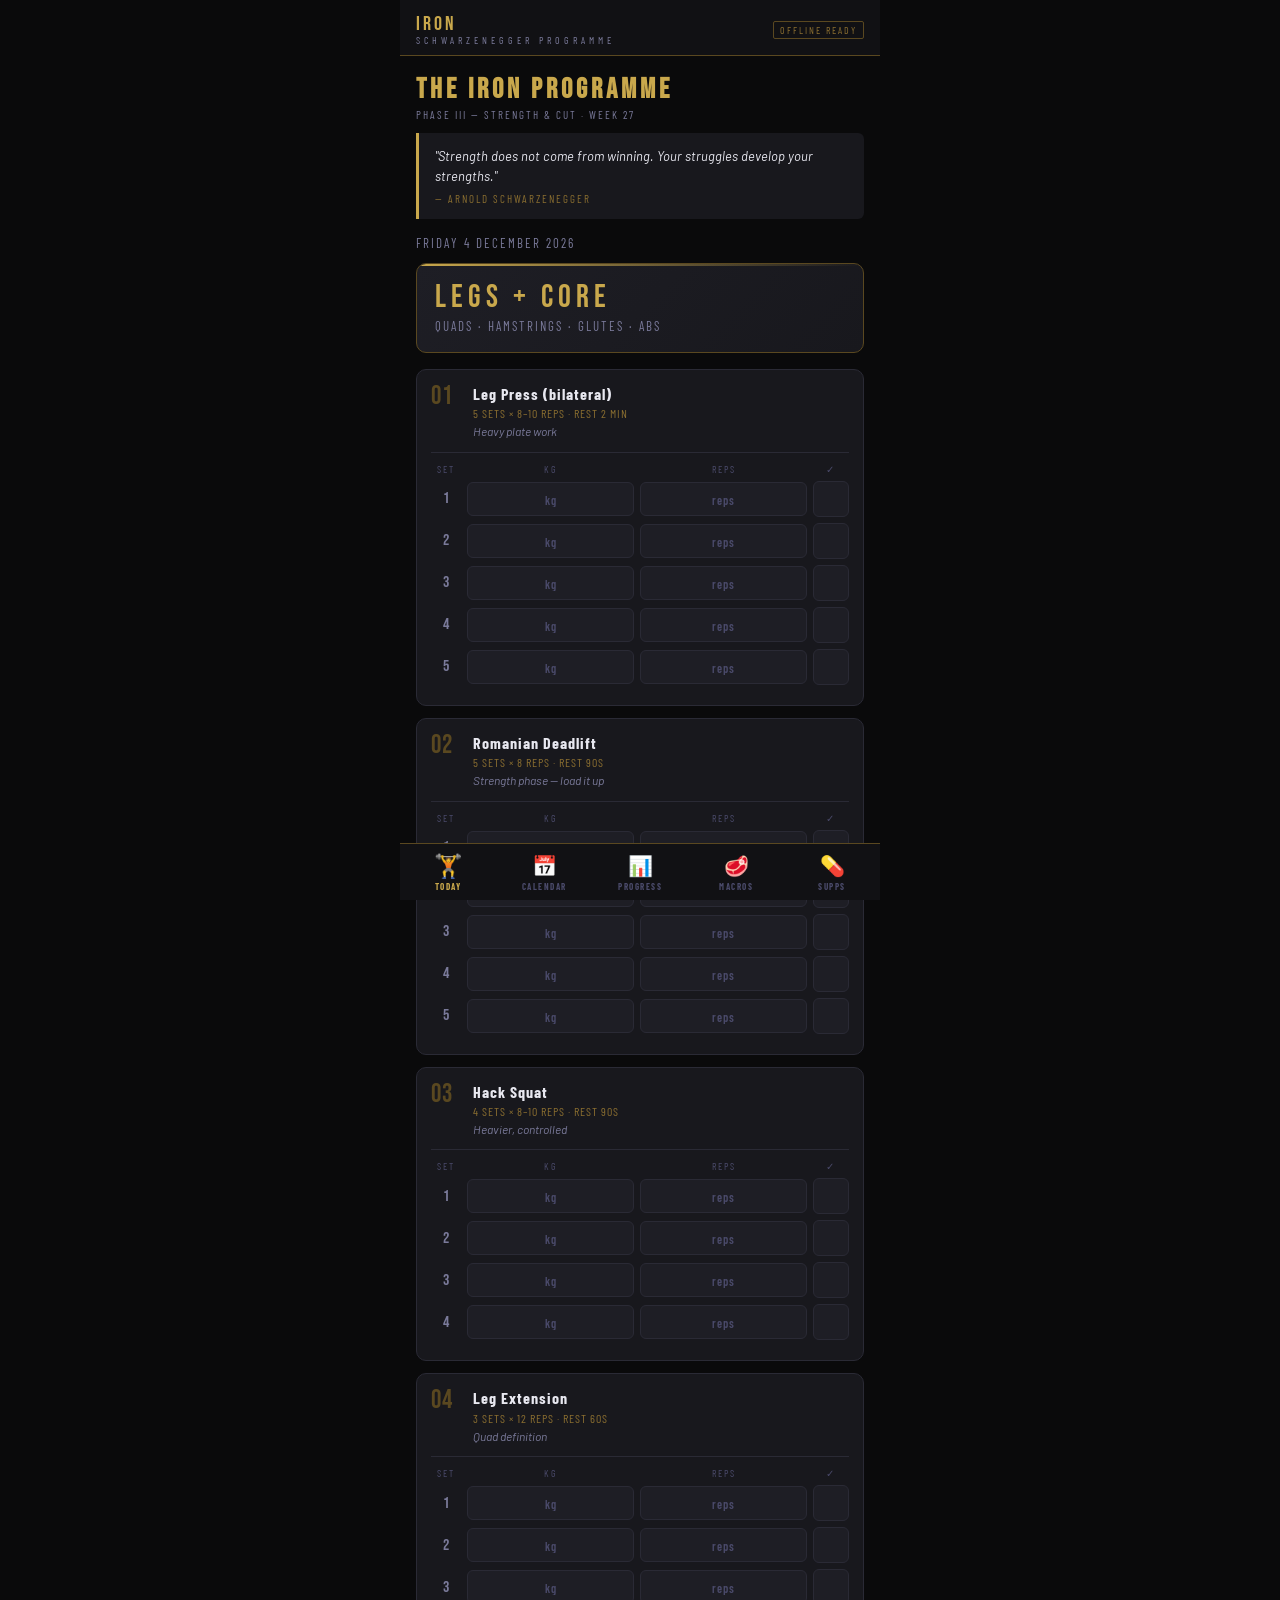
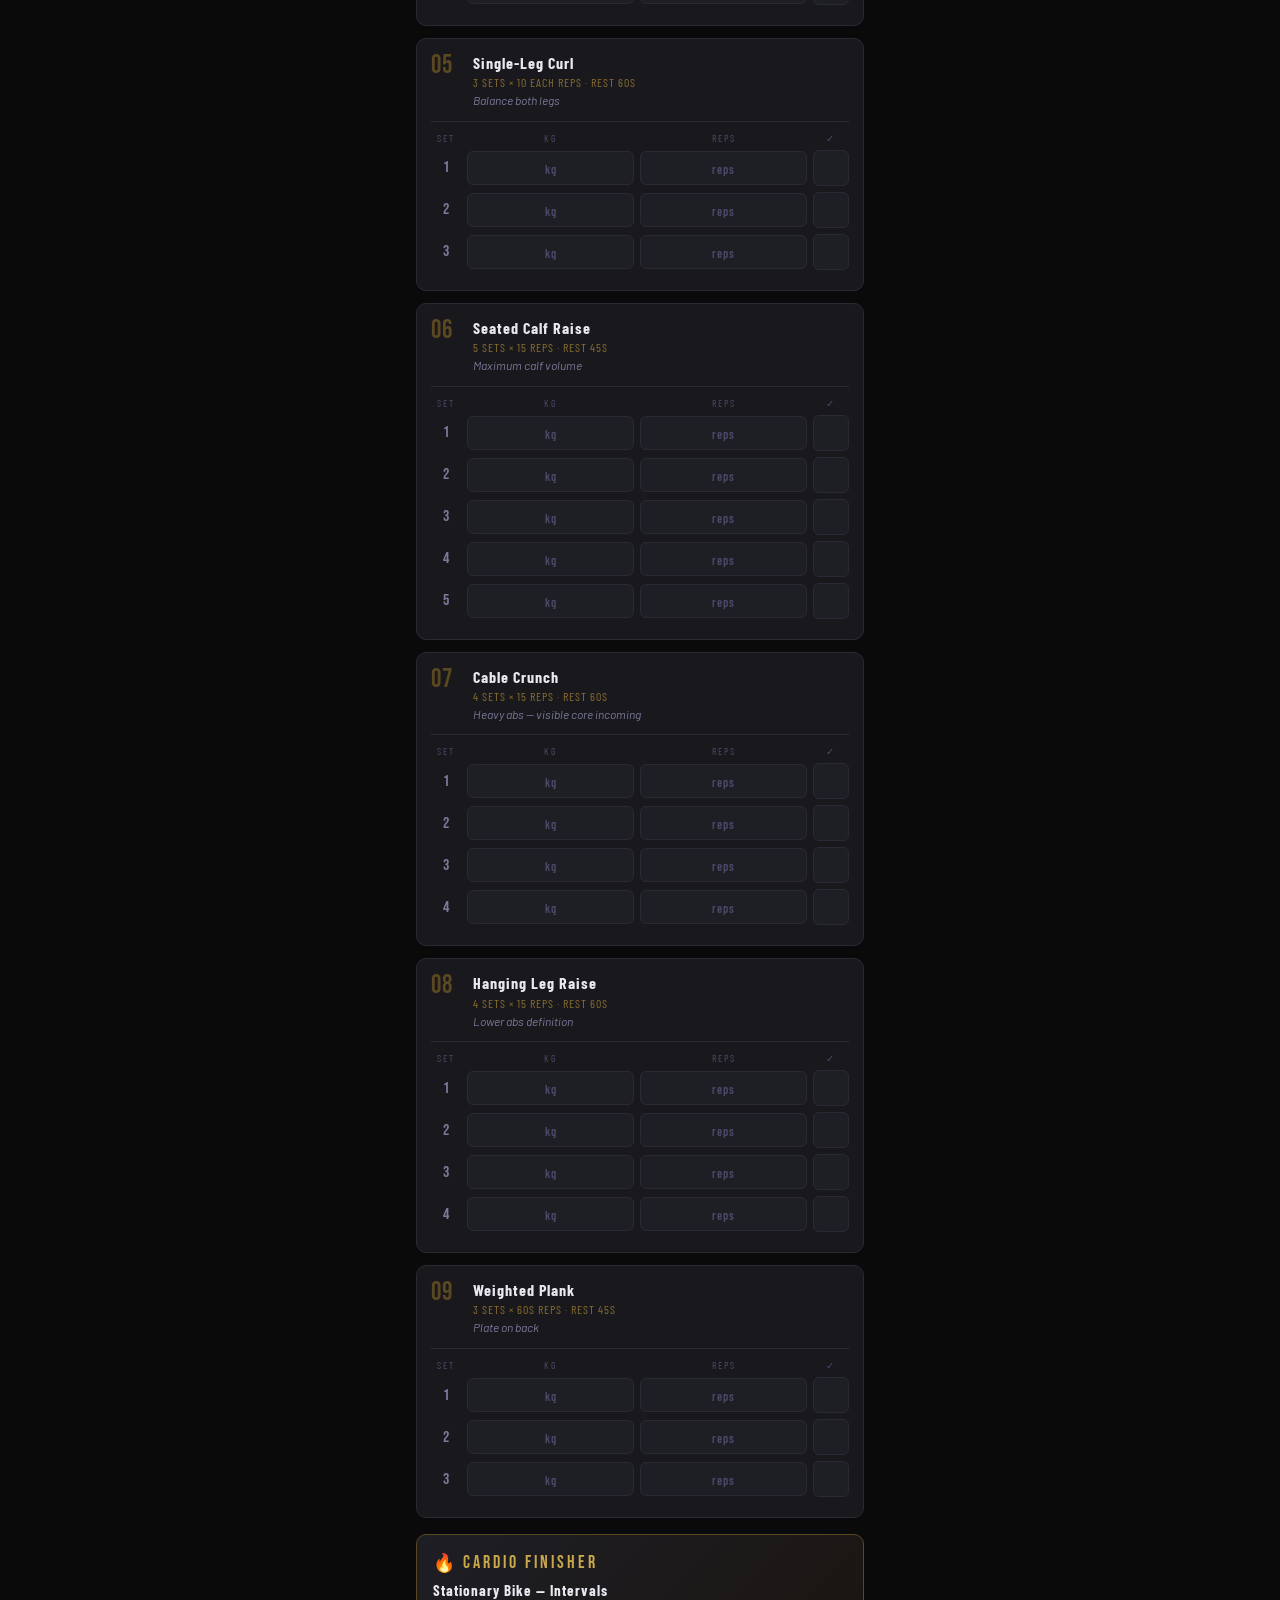
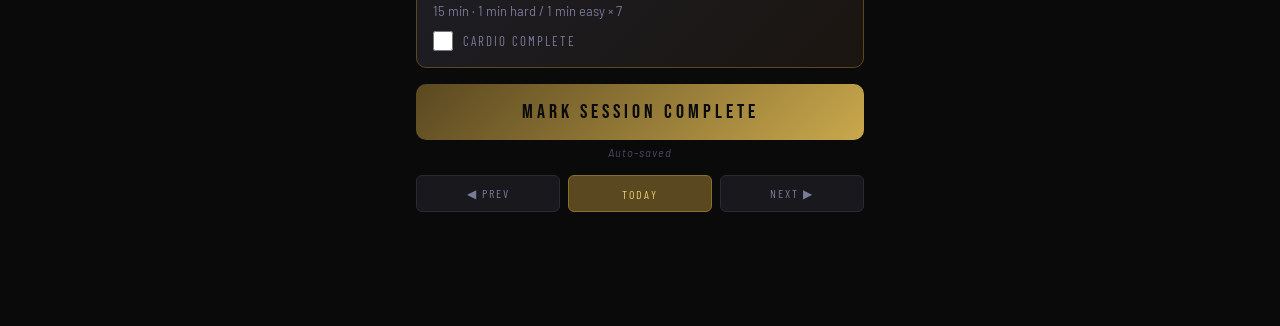
<file: index.html>
<!DOCTYPE html>
<html lang="en">
<head>
<meta charset="UTF-8">
<meta name="viewport" content="width=device-width, initial-scale=1.0, viewport-fit=cover">
<meta name="apple-mobile-web-app-capable" content="yes">
<meta name="apple-mobile-web-app-status-bar-style" content="black-translucent">
<meta name="apple-mobile-web-app-title" content="IRON">
<meta name="theme-color" content="#C9A84C">
<title>IRON PROGRAMME</title>
<link rel="preconnect" href="https://fonts.googleapis.com">
<link rel="preconnect" href="https://fonts.gstatic.com" crossorigin>
<link href="https://fonts.googleapis.com/css2?family=Bebas+Neue&family=Barlow+Condensed:wght@400;600;700&family=Barlow:wght@300;400;500&display=swap" rel="stylesheet">
<style>
:root{--gold:#C9A84C;--gold-bright:#E8C96A;--gold-muted:#8A6E30;--gold-dark:#5A4820;--iron:#0A0A0B;--iron-2:#111114;--iron-3:#18181D;--iron-4:#1E1E25;--steel:#2A2A35;--text-main:#E8E8F0;--text-muted:#7A7A9A;--text-dim:#4A4A6A;--green:#27AE60;--red:#C0392B;--r:6px;--rl:10px}
*,*::before,*::after{box-sizing:border-box;margin:0;padding:0}
html{font-size:16px;-webkit-text-size-adjust:100%;height:-webkit-fill-available}
body{background:var(--iron);color:var(--text-main);font-family:'Barlow',sans-serif;min-height:100vh;min-height:-webkit-fill-available;overflow-x:hidden}
::-webkit-scrollbar{width:4px}::-webkit-scrollbar-track{background:var(--iron-2)}::-webkit-scrollbar-thumb{background:var(--gold-dark);border-radius:2px}
#app{max-width:480px;margin:0 auto;min-height:100vh;display:flex;flex-direction:column}
#main-content{flex:1;padding:0 16px 90px;transition:opacity .15s ease;overflow-y:auto}
/* TOP BAR */
#top-bar{background:var(--iron-2);border-bottom:1px solid var(--gold-dark);padding:14px 16px 10px;position:sticky;top:0;z-index:100;display:flex;align-items:center;justify-content:space-between}
.app-brand{font-family:'Bebas Neue',cursive;font-size:20px;letter-spacing:3px;color:var(--gold);line-height:1}
.app-brand span{color:var(--text-muted);font-size:10px;font-family:'Barlow Condensed',sans-serif;display:block;letter-spacing:4px;margin-top:1px}
.offline-badge{font-family:'Barlow Condensed',sans-serif;font-size:10px;letter-spacing:2px;color:var(--gold-muted);border:1px solid var(--gold-dark);padding:2px 6px;border-radius:2px}
/* BOTTOM NAV */
#bottom-nav{position:fixed;bottom:0;left:50%;transform:translateX(-50%);width:100%;max-width:480px;background:var(--iron-2);border-top:1px solid var(--gold-dark);display:flex;z-index:100;padding-bottom:env(safe-area-inset-bottom)}
.nav-btn{flex:1;background:none;border:none;color:var(--text-dim);padding:10px 4px 8px;display:flex;flex-direction:column;align-items:center;gap:3px;cursor:pointer;transition:all .15s;-webkit-tap-highlight-color:transparent}
.nav-btn.active{color:var(--gold)}.nav-btn.active .nav-icon{transform:scale(1.15)}
.nav-icon{font-size:20px;transition:transform .15s}.nav-label{font-family:'Barlow Condensed',sans-serif;font-size:9px;letter-spacing:1.5px;font-weight:700}
/* VIEW HEADER */
.view-header{display:flex;align-items:flex-start;justify-content:space-between;padding:20px 0 12px}
.view-title{font-family:'Bebas Neue',cursive;font-size:28px;letter-spacing:4px;color:var(--gold);line-height:1}
.view-sub{font-family:'Barlow Condensed',sans-serif;font-size:11px;letter-spacing:2px;color:var(--text-muted);margin-top:4px;text-transform:uppercase}
.completed-badge{background:var(--green);color:#fff;font-family:'Barlow Condensed',sans-serif;font-size:11px;letter-spacing:2px;font-weight:700;padding:4px 10px;border-radius:var(--r);align-self:center}
/* QUOTE */
.quote-block{background:var(--iron-3);border-left:3px solid var(--gold);border-radius:0 var(--r) var(--r) 0;padding:14px 16px;margin-bottom:16px}
.quote-text{font-style:italic;font-size:13px;color:var(--text-main);line-height:1.5;transition:opacity .4s ease}
.quote-attr{font-family:'Barlow Condensed',sans-serif;font-size:11px;letter-spacing:2px;color:var(--gold-muted);margin-top:6px;text-transform:uppercase}
/* DATE */
.date-display{font-family:'Barlow Condensed',sans-serif;font-size:13px;letter-spacing:2px;color:var(--text-muted);text-transform:uppercase;margin-bottom:12px}
/* WORKOUT HEADER */
.workout-header-card{background:linear-gradient(135deg,var(--iron-4) 0%,var(--iron-3) 100%);border:1px solid var(--gold-dark);border-radius:var(--rl);padding:18px;margin-bottom:16px;position:relative;overflow:hidden}
.workout-header-card::before{content:'';position:absolute;top:0;left:0;right:0;height:2px;background:linear-gradient(90deg,var(--gold),transparent)}
.workout-day-name{font-family:'Bebas Neue',cursive;font-size:32px;letter-spacing:5px;color:var(--gold);line-height:1}
.workout-muscles{font-family:'Barlow Condensed',sans-serif;font-size:13px;letter-spacing:2px;color:var(--text-muted);margin-top:4px;text-transform:uppercase}
/* EXERCISE CARDS */
.exercises-list{display:flex;flex-direction:column;gap:12px;margin-bottom:16px}
.exercise-card{background:var(--iron-3);border:1px solid var(--steel);border-radius:var(--rl);padding:14px;transition:border-color .2s;animation:fadeIn .3s ease forwards;opacity:0}
.exercise-card:focus-within{border-color:var(--gold-dark)}
.ex-header{display:flex;gap:12px;margin-bottom:12px}
.ex-num{font-family:'Bebas Neue',cursive;font-size:26px;color:var(--gold-dark);line-height:1;min-width:30px;letter-spacing:1px}
.ex-info{flex:1}
.ex-name{font-family:'Barlow Condensed',sans-serif;font-size:16px;font-weight:700;letter-spacing:1px;color:var(--text-main);line-height:1.2}
.ex-prescription{font-family:'Barlow Condensed',sans-serif;font-size:12px;letter-spacing:1px;color:var(--gold-muted);margin-top:3px;text-transform:uppercase}
.ex-notes{font-size:12px;color:var(--text-muted);margin-top:4px;font-style:italic;line-height:1.3}
/* SET ROWS */
.sets-container{border-top:1px solid var(--steel);padding-top:10px}
.sets-header-row{display:grid;grid-template-columns:30px 1fr 1fr 36px;gap:6px;margin-bottom:6px}
.sets-col-label{font-family:'Barlow Condensed',sans-serif;font-size:10px;letter-spacing:2px;color:var(--text-dim);text-align:center;text-transform:uppercase}
.set-row{display:grid;grid-template-columns:30px 1fr 1fr 36px;gap:6px;align-items:center;margin-bottom:6px}
.set-num{font-family:'Bebas Neue',cursive;font-size:16px;color:var(--text-muted);text-align:center}
.set-input{background:var(--iron-4);border:1px solid var(--steel);border-radius:var(--r);color:var(--text-main);font-family:'Barlow Condensed',sans-serif;font-size:15px;font-weight:600;letter-spacing:1px;padding:7px 8px;text-align:center;width:100%;-webkit-appearance:none;transition:border-color .2s}
.set-input:focus{outline:none;border-color:var(--gold);background:var(--iron-3)}
.set-input::placeholder{color:var(--text-dim);font-size:12px}
.set-check{width:36px;height:36px;background:var(--iron-4);border:1px solid var(--steel);border-radius:var(--r);color:var(--gold);font-size:14px;font-weight:700;cursor:pointer;display:flex;align-items:center;justify-content:center;transition:all .15s;-webkit-tap-highlight-color:transparent}
.set-check.set-done{background:var(--gold-dark);border-color:var(--gold);color:var(--gold-bright)}
/* CARDIO */
.cardio-card{background:linear-gradient(135deg,var(--iron-4) 0%,#1A1510 100%);border:1px solid var(--gold-dark);border-radius:var(--rl);padding:16px;margin-bottom:16px}
.cardio-header{display:flex;align-items:center;gap:8px;margin-bottom:8px}
.cardio-icon{font-size:18px}
.cardio-title{font-family:'Bebas Neue',cursive;font-size:18px;letter-spacing:3px;color:var(--gold)}
.cardio-type{font-family:'Barlow Condensed',sans-serif;font-size:15px;font-weight:700;letter-spacing:1px;color:var(--text-main);margin-bottom:4px}
.cardio-detail{font-size:13px;color:var(--text-muted);margin-bottom:12px}
.cardio-check{display:flex;align-items:center;gap:10px;cursor:pointer}
.cardio-check input[type="checkbox"]{width:20px;height:20px;accent-color:var(--gold);cursor:pointer}
.check-label{font-family:'Barlow Condensed',sans-serif;font-size:13px;letter-spacing:2px;color:var(--text-muted);text-transform:uppercase}
/* COMPLETE */
.complete-section{margin-bottom:16px;text-align:center}
.complete-btn{width:100%;padding:16px;background:linear-gradient(135deg,var(--gold-dark),var(--gold));border:none;border-radius:var(--rl);color:var(--iron);font-family:'Bebas Neue',cursive;font-size:20px;letter-spacing:4px;cursor:pointer;transition:all .2s;-webkit-tap-highlight-color:transparent}
.complete-btn:active{transform:scale(.98)}
.complete-btn.completed{background:linear-gradient(135deg,#1A3A1A,var(--green));color:#fff}
.autosave-status{font-size:11px;color:var(--text-dim);margin-top:6px;font-style:italic;letter-spacing:1px}
/* DATE NAV */
.date-nav{display:flex;gap:8px;margin-bottom:24px}
.date-nav-btn{flex:1;background:var(--iron-3);border:1px solid var(--steel);border-radius:var(--r);color:var(--text-muted);font-family:'Barlow Condensed',sans-serif;font-size:12px;letter-spacing:2px;padding:10px 8px;cursor:pointer;transition:all .15s;-webkit-tap-highlight-color:transparent;text-transform:uppercase}
.date-nav-btn:active{background:var(--iron-4)}
.today-btn{background:var(--gold-dark);border-color:var(--gold-muted);color:var(--gold-bright)}
/* REST CARD */
.rest-card{background:var(--iron-3);border:1px solid var(--steel);border-radius:var(--rl);padding:32px 20px;text-align:center;margin-bottom:16px}
.rest-icon{font-size:48px;margin-bottom:12px}
.rest-card h2{font-family:'Bebas Neue',cursive;font-size:30px;letter-spacing:5px;color:var(--gold);margin-bottom:8px}
.rest-card p{color:var(--text-muted);font-size:14px}
.rest-tips{margin-top:20px;display:flex;flex-direction:column;gap:10px}
.tip{background:var(--iron-4);border-radius:var(--r);padding:10px 14px;font-size:13px;color:var(--text-muted);text-align:left}
/* CALENDAR */
.cal-nav{display:flex;align-items:center;justify-content:space-between;margin-bottom:12px}
.cal-nav-btn{background:var(--iron-3);border:1px solid var(--steel);border-radius:var(--r);color:var(--gold);font-size:16px;padding:8px 14px;cursor:pointer;-webkit-tap-highlight-color:transparent}
.cal-month-name{font-family:'Bebas Neue',cursive;font-size:22px;letter-spacing:4px;color:var(--gold)}
.cal-legend{display:flex;gap:12px;margin-bottom:12px;flex-wrap:wrap}
.leg{font-family:'Barlow Condensed',sans-serif;font-size:11px;letter-spacing:1px;color:var(--text-muted)}
.leg-done{color:var(--green)}.leg-workout{color:var(--gold)}.leg-missed{color:var(--red)}
.calendar-grid{display:grid;grid-template-columns:repeat(7,1fr);gap:4px;margin-bottom:20px}
.cal-weekday{font-family:'Barlow Condensed',sans-serif;font-size:11px;letter-spacing:1px;color:var(--text-dim);text-align:center;padding:4px 0;text-transform:uppercase}
.cal-cell{aspect-ratio:1;background:var(--iron-3);border-radius:var(--r);display:flex;flex-direction:column;align-items:center;justify-content:center;cursor:pointer;position:relative;transition:all .15s;border:1px solid transparent;-webkit-tap-highlight-color:transparent}
.cal-cell.empty{background:transparent;cursor:default}
.cal-cell:active:not(.empty){transform:scale(.92)}
.cal-today{border-color:var(--gold-muted)}.cal-selected{border-color:var(--gold);background:var(--gold-dark)}
.cal-inactive{opacity:.2}.cal-rest{background:var(--iron-4)}.cal-done{background:#0D2010;border-color:#1A4020}
.cal-workout{background:#1A1508}.cal-missed{background:#1A0808;opacity:.7}
.cal-day-num{font-family:'Barlow Condensed',sans-serif;font-size:14px;font-weight:600;color:var(--text-main)}
.cal-dot{font-size:9px;line-height:1}.done-dot{color:var(--green)}.rest-dot{color:var(--text-dim)}
/* PROGRESS */
.stats-grid{display:grid;grid-template-columns:repeat(2,1fr);gap:10px;margin-bottom:16px}
.stat-card{background:var(--iron-3);border:1px solid var(--steel);border-radius:var(--rl);padding:16px;text-align:center}
.stat-value{font-family:'Bebas Neue',cursive;font-size:36px;letter-spacing:2px;color:var(--gold);line-height:1}
.stat-label{font-family:'Barlow Condensed',sans-serif;font-size:10px;letter-spacing:2px;color:var(--text-muted);margin-top:4px;text-transform:uppercase}
.progress-bar-container{background:var(--iron-3);border:1px solid var(--steel);border-radius:var(--rl);padding:14px;margin-bottom:20px}
.progress-bar-label{font-family:'Barlow Condensed',sans-serif;font-size:11px;letter-spacing:2px;color:var(--text-muted);margin-bottom:8px;text-transform:uppercase}
.progress-bar-track{background:var(--iron-4);border-radius:4px;height:8px;overflow:hidden}
.progress-bar-fill{height:100%;background:linear-gradient(90deg,var(--gold-dark),var(--gold));border-radius:4px;transition:width .6s ease}
.progress-bar-pct{font-family:'Bebas Neue',cursive;font-size:18px;letter-spacing:2px;color:var(--gold);margin-top:6px;text-align:right}
.weight-section{margin-bottom:20px}
.section-title{font-family:'Bebas Neue',cursive;font-size:18px;letter-spacing:3px;color:var(--gold);margin-bottom:12px}
.weight-input-row{display:flex;gap:8px;margin-bottom:16px}
.weight-input{flex:1;background:var(--iron-3);border:1px solid var(--steel);border-radius:var(--r);color:var(--text-main);font-family:'Barlow Condensed',sans-serif;font-size:16px;letter-spacing:1px;padding:12px 14px;-webkit-appearance:none}
.weight-input:focus{outline:none;border-color:var(--gold)}
.gold-btn{background:linear-gradient(135deg,var(--gold-dark),var(--gold));border:none;border-radius:var(--r);color:var(--iron);font-family:'Bebas Neue',cursive;font-size:16px;letter-spacing:2px;padding:12px 20px;cursor:pointer;-webkit-tap-highlight-color:transparent}
.gold-btn:active{opacity:.8}
.chart-container{background:var(--iron-3);border:1px solid var(--steel);border-radius:var(--rl);padding:16px;margin-bottom:12px}
.weight-chart{width:100%;height:80px;display:block}
.chart-labels{display:flex;justify-content:space-between;margin-top:8px}
.chart-labels span{font-family:'Barlow Condensed',sans-serif;font-size:11px;color:var(--text-dim)}
.change-label{font-weight:700}.change-label.neg{color:var(--green)}.change-label.pos{color:var(--red)}
.weight-history{display:flex;flex-direction:column;gap:6px}
.weight-entry{display:flex;justify-content:space-between;align-items:center;background:var(--iron-3);border-radius:var(--r);padding:10px 14px}
.we-date{font-size:13px;color:var(--text-muted)}
.we-val{font-family:'Barlow Condensed',sans-serif;font-size:16px;font-weight:700;color:var(--gold)}
.no-data{font-size:13px;color:var(--text-muted);text-align:center;padding:20px;font-style:italic}
/* MACROS */
.macros-type-toggle{display:flex;gap:8px;margin-bottom:16px}
.macro-toggle-btn{flex:1;background:var(--iron-3);border:1px solid var(--steel);border-radius:var(--r);color:var(--text-muted);font-family:'Barlow Condensed',sans-serif;font-size:13px;letter-spacing:2px;padding:10px;cursor:pointer;transition:all .15s;text-transform:uppercase;-webkit-tap-highlight-color:transparent}
.macro-toggle-btn.active{background:var(--gold-dark);border-color:var(--gold);color:var(--gold-bright)}
.macro-day-type{font-family:'Barlow Condensed',sans-serif;font-size:12px;letter-spacing:3px;color:var(--text-muted);text-align:center;margin-bottom:4px;text-transform:uppercase}
.macro-total-cal{font-family:'Bebas Neue',cursive;font-size:56px;letter-spacing:4px;color:var(--gold);text-align:center;line-height:1;margin-bottom:16px}
.cal-unit{font-size:22px;color:var(--gold-muted);letter-spacing:2px}
.macros-grid{display:grid;grid-template-columns:repeat(3,1fr);gap:10px;margin-bottom:20px}
.macro-card{background:var(--iron-3);border:1px solid var(--steel);border-radius:var(--rl);padding:14px 10px;text-align:center;position:relative;overflow:hidden}
.macro-card::after{content:'';position:absolute;bottom:0;left:0;right:0;height:3px}
.macro-card.protein::after{background:#C0392B}.macro-card.carbs::after{background:#F39C12}.macro-card.fat::after{background:#27AE60}
.macro-icon{font-size:22px;margin-bottom:6px}
.macro-amount{font-family:'Bebas Neue',cursive;font-size:28px;letter-spacing:2px;color:var(--gold);line-height:1}
.macro-name{font-family:'Barlow Condensed',sans-serif;font-size:10px;letter-spacing:2px;color:var(--text-muted);margin-top:3px;text-transform:uppercase}
.macro-kcal{font-size:11px;color:var(--text-dim);margin-top:3px}
.macro-notes{margin-bottom:20px}
.alcohol-rules{display:flex;flex-direction:column;gap:8px}
.rule{background:var(--iron-3);border-radius:var(--r);padding:10px 14px;font-size:13px;color:var(--text-muted)}
/* SUPPLEMENTS */
.supps-list{display:flex;flex-direction:column;gap:10px;margin-bottom:16px}
.supp-card{display:flex;align-items:center;justify-content:space-between;background:var(--iron-3);border:1px solid var(--steel);border-radius:var(--rl);padding:14px 16px}
.supp-name{font-family:'Barlow Condensed',sans-serif;font-size:15px;font-weight:700;letter-spacing:1px;color:var(--text-main)}
.supp-timing{font-size:12px;color:var(--text-muted);margin-top:3px}
.supp-dose{font-family:'Bebas Neue',cursive;font-size:18px;letter-spacing:2px;color:var(--gold);white-space:nowrap;margin-left:12px}
.supp-disclaimer{font-size:12px;color:var(--text-dim);text-align:center;padding:8px;font-style:italic}
/* ANIMATIONS */
@keyframes fadeIn{from{opacity:0;transform:translateY(8px)}to{opacity:1;transform:translateY(0)}}
.exercise-card:nth-child(1){animation-delay:.05s}.exercise-card:nth-child(2){animation-delay:.1s}
.exercise-card:nth-child(3){animation-delay:.15s}.exercise-card:nth-child(4){animation-delay:.2s}
.exercise-card:nth-child(5){animation-delay:.25s}.exercise-card:nth-child(6){animation-delay:.3s}
.exercise-card:nth-child(7){animation-delay:.35s}.exercise-card:nth-child(8){animation-delay:.4s}
input[type=number]::-webkit-inner-spin-button,input[type=number]::-webkit-outer-spin-button{-webkit-appearance:none}
input[type=number]{-moz-appearance:textfield}
@media(max-width:360px){.view-title{font-size:24px}.workout-day-name{font-size:26px}.ex-name{font-size:14px}}
</style>
</head>
<body>
<div id="app">
  <header id="top-bar">
    <div class="app-brand">IRON<span>SCHWARZENEGGER PROGRAMME</span></div>
    <div class="offline-badge">OFFLINE READY</div>
  </header>
  <main id="main-content">
    <div style="display:flex;align-items:center;justify-content:center;height:60vh">
      <div style="text-align:center">
        <div style="font-family:'Bebas Neue',cursive;font-size:32px;letter-spacing:6px;color:#C9A84C">LOADING</div>
        <div style="font-family:'Barlow Condensed',sans-serif;font-size:11px;letter-spacing:3px;color:#4A4A6A;margin-top:8px">PREPARING YOUR PROGRAMME...</div>
      </div>
    </div>
  </main>
  <nav id="bottom-nav"></nav>
</div>

<script>
// ============================================================
// DATA
// ============================================================
const PROGRAMME_START = new Date('2026-06-01');
const PROGRAMME_END   = new Date('2027-03-19');

const QUOTES = [
  {text:"The mind is the limit. As long as the mind can envision the fact that you can do something, you can do it.",attr:"Arnold Schwarzenegger"},
  {text:"Strength does not come from winning. Your struggles develop your strengths.",attr:"Arnold Schwarzenegger"},
  {text:"The worst thing I can be is the same as everybody else.",attr:"Arnold Schwarzenegger"},
  {text:"You can have results or excuses. Not both.",attr:"Arnold Schwarzenegger"},
  {text:"Just remember, you can't climb the ladder of success with your hands in your pockets.",attr:"Arnold Schwarzenegger"},
  {text:"The last three or four reps is what makes the muscle grow.",attr:"Arnold Schwarzenegger"},
  {text:"Everybody pities the weak; jealousy you have to earn.",attr:"Arnold Schwarzenegger"},
  {text:"The pain you feel today will be the strength you feel tomorrow.",attr:"Arnold Schwarzenegger"},
  {text:"Milk is for babies. When you grow up you have to drink beer.",attr:"Arnold Schwarzenegger"},
  {text:"If you want to turn a vision into reality, you have to give 100% and never stop believing.",attr:"Arnold Schwarzenegger"},
  {text:"The Iron never lies to you.",attr:"Arnold Schwarzenegger"},
  {text:"I was born to be a champion.",attr:"Arnold Schwarzenegger"},
  {text:"Pain is temporary. Glory is forever.",attr:"Arnold Schwarzenegger"},
  {text:"You have to remember something: everybody pities the weak; jealousy you have to earn.",attr:"Arnold Schwarzenegger"},
  {text:"I do the same exercises I did 50 years ago and they still work.",attr:"Arnold Schwarzenegger"}
];

const MACROS = {
  training:{calories:2800,protein:200,carbs:290,fat:75},
  rest:{calories:2400,protein:200,carbs:190,fat:70}
};

const SUPPLEMENTS = [
  {name:"Creatine Monohydrate",dose:"5g",timing:"Daily with food"},
  {name:"Whey Isolate",dose:"30–40g",timing:"Post-workout"},
  {name:"Omega-3 Fish Oil",dose:"2–3g EPA+DHA",timing:"With meals"},
  {name:"Vitamin D3 + K2",dose:"3,000 IU",timing:"Morning"},
  {name:"Magnesium Glycinate",dose:"400mg",timing:"Evening"},
  {name:"Caffeine / Pre-workout",dose:"150–200mg",timing:"30 min pre-session"},
  {name:"Collagen Peptides",dose:"10g",timing:"Pre-workout (joint support)"}
];

// ============================================================
// WORKOUT TEMPLATES  Mon=1 Tue=2(rest) Wed=3 Thu=4(rest) Fri=5 Sat=6 Sun=0
// ============================================================
const P1 = {
  name:"PHASE I — FOUNDATION", subtitle:"Volume · Form · Baseline Strength",
  days:{
    1:{name:"PUSH DAY",muscles:"Chest · Shoulders · Triceps",exercises:[
      {name:"Barbell Bench Press",sets:4,reps:"10–12",rest:"90s",notes:"Control the eccentric — 3 sec down"},
      {name:"Incline Dumbbell Press",sets:3,reps:"12–14",rest:"75s",notes:"45° incline, full range of motion"},
      {name:"Cable Lateral Raise",sets:4,reps:"15",rest:"60s",notes:"Lead with elbow, slight forward lean"},
      {name:"Seated DB Shoulder Press",sets:3,reps:"12–14",rest:"75s",notes:"Don't lock out at top"},
      {name:"Cable Chest Fly",sets:3,reps:"15",rest:"60s",notes:"Squeeze hard at peak contraction"},
      {name:"Tricep Rope Pushdown",sets:3,reps:"15",rest:"60s",notes:"Flare wrists at bottom"},
      {name:"Overhead Tricep Extension (cable)",sets:3,reps:"12–15",rest:"60s",notes:"Keep elbows tucked"}
    ],cardio:{type:"Rowing Machine — Steady State",duration:"12 min",protocol:"RPE 6–7, moderate pace"}},
    3:{name:"PULL DAY",muscles:"Back · Rear Delts · Biceps",exercises:[
      {name:"Weighted Pull-Ups",sets:4,reps:"6–8",rest:"90s",notes:"Full dead hang at bottom"},
      {name:"Barbell Bent-Over Row",sets:4,reps:"10–12",rest:"90s",notes:"Hinge at hip, row to lower chest"},
      {name:"Seated Cable Row (wide grip)",sets:3,reps:"12",rest:"75s",notes:"Squeeze shoulder blades at peak"},
      {name:"Face Pull (rope)",sets:4,reps:"15",rest:"60s",notes:"External rotate at top — key for V-taper"},
      {name:"Rear Delt Cable Fly",sets:3,reps:"15",rest:"60s",notes:"Keep slight bend in elbows"},
      {name:"Incline Dumbbell Curl",sets:3,reps:"12",rest:"60s",notes:"Lie back on 45° bench, full stretch"},
      {name:"Hammer Curl",sets:3,reps:"12 each",rest:"60s",notes:"Neutral grip, no swinging"}
    ],cardio:{type:"Ski Erg or Stationary Bike",duration:"12 min",protocol:"Steady state RPE 6"}},
    5:{name:"LEGS + CORE",muscles:"Quads · Hamstrings · Glutes · Abs",exercises:[
      {name:"Leg Press (bilateral)",sets:4,reps:"12–15",rest:"90s",notes:"Feet shoulder-width, full depth, no knee lockout"},
      {name:"Romanian Deadlift",sets:4,reps:"12",rest:"90s",notes:"Hinge deep, feel hamstring stretch"},
      {name:"Hack Squat (controlled)",sets:3,reps:"12",rest:"75s",notes:"Controlled descent, left leg checked"},
      {name:"Single-Leg Curl",sets:3,reps:"12 each",rest:"60s",notes:"Adjust load for left leg if needed"},
      {name:"Seated Calf Raise",sets:4,reps:"20",rest:"45s",notes:"Full range, pause at top and bottom"},
      {name:"Cable Crunch",sets:4,reps:"15",rest:"60s",notes:"Crunch from ribcage, not neck"},
      {name:"Hanging Leg Raise",sets:3,reps:"12",rest:"60s",notes:"Control the swing"},
      {name:"Ab Wheel Rollout",sets:3,reps:"10",rest:"60s",notes:"Keep core braced throughout"}
    ],cardio:{type:"Stationary Bike (Low Impact)",duration:"12 min",protocol:"Steady state, easy on left leg"}},
    6:{name:"SHOULDERS & ARMS",muscles:"Delts · Biceps · Triceps",exercises:[
      {name:"Seated Arnold Press",sets:4,reps:"12",rest:"75s",notes:"The Arnie classic — rotate through full range"},
      {name:"Cable Lateral Raise (unilateral)",sets:4,reps:"15 each",rest:"60s",notes:"Lean slightly away from cable"},
      {name:"Bent-Over Lateral Raise",sets:3,reps:"15",rest:"60s",notes:"Torso parallel to floor"},
      {name:"Front Raise (plate)",sets:3,reps:"12",rest:"60s",notes:"Keep slight bend at elbow"},
      {name:"EZ Bar Curl",sets:4,reps:"12",rest:"75s",notes:"Don't let elbows drift forward"},
      {name:"Concentration Curl",sets:3,reps:"12 each",rest:"60s",notes:"Peak squeeze, slow negative"},
      {name:"Skull Crusher (EZ bar)",sets:4,reps:"12",rest:"75s",notes:"Lower to forehead level, extend fully"},
      {name:"Cable Kickback",sets:3,reps:"15 each",rest:"60s",notes:"Elbow fixed, only forearm moves"}
    ],cardio:{type:"Elliptical",duration:"12 min",protocol:"Moderate intensity, RPE 6–7"}},
    0:{name:"FULL BODY POWER",muscles:"Full Body · Core",exercises:[
      {name:"Trap Bar Deadlift",sets:4,reps:"8",rest:"2 min",notes:"Drive through full foot, chest tall"},
      {name:"Push Press (barbell)",sets:4,reps:"8",rest:"90s",notes:"Slight dip, explosive drive overhead"},
      {name:"Chest-Supported DB Row",sets:3,reps:"12",rest:"75s",notes:"Neutral grip, full retraction"},
      {name:"Bulgarian Split Squat",sets:3,reps:"10 each",rest:"75s",notes:"Right leg leads — adjust load for left"},
      {name:"Cable Woodchop (high to low)",sets:3,reps:"12 each",rest:"60s",notes:"Rotate from core, not arms"},
      {name:"Plank Hold",sets:3,reps:"45s",rest:"45s",notes:"Squeeze glutes and abs — no hips dropping"}
    ],cardio:{type:"Rowing Machine",duration:"15 min",protocol:"Steady moderate pace, RPE 6–7"}}
  }
};

const P2 = {
  name:"PHASE II — HYPERTROPHY", subtitle:"Max Muscle Stimulus · Progressive Overload",
  days:{
    1:{name:"PUSH DAY",muscles:"Chest · Shoulders · Triceps",exercises:[
      {name:"Barbell Bench Press",sets:4,reps:"8–10",rest:"90s",notes:"Add 2.5kg from Phase 1 working weight"},
      {name:"Incline DB Press",sets:4,reps:"10–12",rest:"75s",notes:"Increase weight — feel the upper chest"},
      {name:"Cable Lateral Raise",sets:4,reps:"12–15",rest:"60s",notes:"The V-taper builder — never skip these"},
      {name:"Seated DB Shoulder Press",sets:3,reps:"10–12",rest:"75s",notes:"Heavier than Phase 1"},
      {name:"Cable Chest Fly",sets:3,reps:"12–15",rest:"60s",notes:"Cross arms at peak for extra squeeze"},
      {name:"Tricep Rope Pushdown",sets:3,reps:"12–15",rest:"60s",notes:"Superset with overhead ext if time tight"},
      {name:"Overhead Tricep Extension (cable)",sets:3,reps:"10–12",rest:"60s",notes:"Long head stretch — key for arm size"},
      {name:"Pec Deck Machine",sets:2,reps:"15–20",rest:"45s",notes:"Pump finisher — squeeze hard"}
    ],cardio:{type:"Rowing Machine — HIIT",duration:"12 min",protocol:"30s hard / 30s easy × 12 rounds"}},
    3:{name:"PULL DAY",muscles:"Back · Rear Delts · Biceps",exercises:[
      {name:"Weighted Pull-Ups",sets:4,reps:"6–8",rest:"90s",notes:"Add belt weight — champion standard"},
      {name:"Barbell Bent-Over Row",sets:4,reps:"8–10",rest:"90s",notes:"Heavier, explosive row"},
      {name:"Seated Cable Row (wide grip)",sets:3,reps:"10–12",rest:"75s",notes:"Wide grip = more lat activation"},
      {name:"Face Pull (rope)",sets:4,reps:"15",rest:"60s",notes:"Non-negotiable for shoulder health"},
      {name:"Rear Delt Cable Fly",sets:3,reps:"12–15",rest:"60s",notes:"Increase weight from Phase 1"},
      {name:"Incline DB Curl",sets:3,reps:"10–12",rest:"60s",notes:"Brutal stretch, maximise growth"},
      {name:"Hammer Curl",sets:3,reps:"12 each",rest:"60s",notes:"Brachialis growth = bigger arms"},
      {name:"Straight Arm Pulldown",sets:2,reps:"15",rest:"45s",notes:"Pump finisher for lats"}
    ],cardio:{type:"Ski Erg",duration:"12 min",protocol:"Steady state RPE 6–7"}},
    5:{name:"LEGS + CORE",muscles:"Quads · Hamstrings · Glutes · Abs",exercises:[
      {name:"Leg Press (bilateral)",sets:5,reps:"10–12",rest:"90s",notes:"More volume — push the weight"},
      {name:"Romanian Deadlift",sets:4,reps:"10–12",rest:"90s",notes:"Load up — feel every rep in the hamstrings"},
      {name:"Hack Squat (controlled)",sets:4,reps:"10–12",rest:"75s",notes:"Add volume from Phase 1"},
      {name:"Leg Extension",sets:3,reps:"15",rest:"60s",notes:"Terminal quad squeeze, watch left knee"},
      {name:"Single-Leg Curl",sets:3,reps:"12 each",rest:"60s",notes:"Unilateral balance"},
      {name:"Seated Calf Raise",sets:4,reps:"20",rest:"45s",notes:"Calves respond to volume and stretch"},
      {name:"Cable Crunch",sets:4,reps:"15",rest:"60s",notes:"Add weight — treat abs like any muscle"},
      {name:"Hanging Leg Raise",sets:3,reps:"15",rest:"60s",notes:"Tuck to straight leg progression"},
      {name:"Ab Wheel Rollout",sets:3,reps:"12",rest:"60s",notes:"Extended range of motion"}
    ],cardio:{type:"Stationary Bike",duration:"12 min",protocol:"Steady state, low impact"}},
    6:{name:"SHOULDERS & ARMS",muscles:"Delts · Biceps · Triceps",exercises:[
      {name:"Seated Arnold Press",sets:4,reps:"10–12",rest:"75s",notes:"Heavier than Phase 1 — earn the Arnie name"},
      {name:"Cable Lateral Raise (unilateral)",sets:5,reps:"15 each",rest:"60s",notes:"5 sets — this builds the V-taper"},
      {name:"Bent-Over Lateral Raise",sets:3,reps:"15",rest:"60s",notes:"Rear delts = 3D shoulders"},
      {name:"Front Raise (plate)",sets:3,reps:"12",rest:"60s",notes:"Controlled — front delt isolation"},
      {name:"EZ Bar Curl",sets:4,reps:"10–12",rest:"75s",notes:"Heavier curls this phase"},
      {name:"Concentration Curl",sets:3,reps:"12 each",rest:"60s",notes:"Arnie's favourite — peak bicep"},
      {name:"Skull Crusher (EZ bar)",sets:4,reps:"10–12",rest:"75s",notes:"Mass builder for triceps"},
      {name:"Cable Kickback",sets:3,reps:"15 each",rest:"60s",notes:"Lateral head definition"}
    ],cardio:{type:"Elliptical — HIIT",duration:"12 min",protocol:"30s hard / 30s easy × 12 rounds"}},
    0:{name:"FULL BODY POWER",muscles:"Full Body · Core",exercises:[
      {name:"Trap Bar Deadlift",sets:5,reps:"6–8",rest:"2 min",notes:"PR territory — champion weights"},
      {name:"Push Press (barbell)",sets:4,reps:"6–8",rest:"90s",notes:"Explosive power — more weight than Phase 1"},
      {name:"Chest-Supported DB Row",sets:4,reps:"10–12",rest:"75s",notes:"Extra set added"},
      {name:"Bulgarian Split Squat",sets:3,reps:"10 each",rest:"75s",notes:"Add DBs if left leg allows"},
      {name:"Cable Woodchop",sets:3,reps:"12 each",rest:"60s",notes:"Heavy and controlled"},
      {name:"Plank Hold",sets:3,reps:"60s",rest:"45s",notes:"60s holds now — building iron core"},
      {name:"Pallof Press",sets:3,reps:"12 each",rest:"60s",notes:"Anti-rotation for waist tightening"}
    ],cardio:{type:"Rowing Machine",duration:"15 min",protocol:"Moderate pace RPE 6–7"}}
  }
};

const P3 = {
  name:"PHASE III — STRENGTH & CUT", subtitle:"Heavier Loads · Tighten Body Composition",
  days:{
    1:{name:"PUSH DAY",muscles:"Chest · Shoulders · Triceps",exercises:[
      {name:"Barbell Bench Press",sets:5,reps:"5–6",rest:"2 min",notes:"Heavy — this is strength phase, go for PRs"},
      {name:"Incline DB Press",sets:4,reps:"8–10",rest:"90s",notes:"Heavier DBs, controlled negatives"},
      {name:"Cable Lateral Raise",sets:4,reps:"12–15",rest:"60s",notes:"Maintain volume — V-taper preserved"},
      {name:"Seated DB Shoulder Press",sets:4,reps:"8–10",rest:"90s",notes:"Heavy pressing phase"},
      {name:"Cable Chest Fly",sets:3,reps:"12",rest:"60s",notes:"Maintain muscle, heavier weight"},
      {name:"Tricep Dip (weighted)",sets:3,reps:"8–10",rest:"75s",notes:"Belt weight — compound tricep mass"},
      {name:"Overhead Tricep Extension",sets:3,reps:"10",rest:"60s",notes:"Keep the volume"}
    ],cardio:{type:"Rowing Machine — HIIT",duration:"15 min",protocol:"40s hard / 20s easy × 12 rounds"}},
    3:{name:"PULL DAY",muscles:"Back · Rear Delts · Biceps",exercises:[
      {name:"Weighted Pull-Ups",sets:5,reps:"5–6",rest:"2 min",notes:"Max belt weight — back width champion"},
      {name:"Barbell Bent-Over Row",sets:5,reps:"6–8",rest:"90s",notes:"Strength phase rows — heavy"},
      {name:"Seated Cable Row",sets:3,reps:"10",rest:"75s",notes:"Maintain thickness"},
      {name:"Face Pull (rope)",sets:4,reps:"15",rest:"60s",notes:"Always — shoulder integrity"},
      {name:"Rear Delt Cable Fly",sets:3,reps:"12",rest:"60s",notes:"3D shoulder definition"},
      {name:"Barbell Curl",sets:4,reps:"8",rest:"75s",notes:"Heavy curls — peak strength"},
      {name:"Hammer Curl",sets:3,reps:"10 each",rest:"60s",notes:"Arm density"}
    ],cardio:{type:"Ski Erg — HIIT",duration:"15 min",protocol:"30s max / 30s rest × 15 rounds"}},
    5:{name:"LEGS + CORE",muscles:"Quads · Hamstrings · Glutes · Abs",exercises:[
      {name:"Leg Press (bilateral)",sets:5,reps:"8–10",rest:"2 min",notes:"Heavy plate work"},
      {name:"Romanian Deadlift",sets:5,reps:"8",rest:"90s",notes:"Strength phase — load it up"},
      {name:"Hack Squat",sets:4,reps:"8–10",rest:"90s",notes:"Heavier, controlled"},
      {name:"Leg Extension",sets:3,reps:"12",rest:"60s",notes:"Quad definition"},
      {name:"Single-Leg Curl",sets:3,reps:"10 each",rest:"60s",notes:"Balance both legs"},
      {name:"Seated Calf Raise",sets:5,reps:"15",rest:"45s",notes:"Maximum calf volume"},
      {name:"Cable Crunch",sets:4,reps:"15",rest:"60s",notes:"Heavy abs — visible core incoming"},
      {name:"Hanging Leg Raise",sets:4,reps:"15",rest:"60s",notes:"Lower abs definition"},
      {name:"Weighted Plank",sets:3,reps:"60s",rest:"45s",notes:"Plate on back"}
    ],cardio:{type:"Stationary Bike — Intervals",duration:"15 min",protocol:"1 min hard / 1 min easy × 7"}},
    6:{name:"SHOULDERS & ARMS",muscles:"Delts · Biceps · Triceps",exercises:[
      {name:"Seated Arnold Press",sets:5,reps:"8–10",rest:"90s",notes:"Champion heavy pressing"},
      {name:"Cable Lateral Raise (unilateral)",sets:5,reps:"12–15 each",rest:"60s",notes:"V-taper sculptor — never drop these"},
      {name:"Bent-Over Lateral Raise",sets:4,reps:"12",rest:"60s",notes:"Rear delt volume"},
      {name:"EZ Bar Curl",sets:5,reps:"8",rest:"75s",notes:"Heavy curls — peak arms"},
      {name:"Incline DB Curl",sets:3,reps:"10 each",rest:"60s",notes:"Full stretch for bicep length"},
      {name:"Skull Crusher (EZ bar)",sets:5,reps:"8–10",rest:"75s",notes:"Heavy pressing for tricep mass"},
      {name:"Tricep Rope Pushdown",sets:3,reps:"12",rest:"60s",notes:"Definition pump finisher"}
    ],cardio:{type:"Elliptical",duration:"15 min",protocol:"Steady state RPE 7"}},
    0:{name:"FULL BODY POWER",muscles:"Full Body · Core",exercises:[
      {name:"Trap Bar Deadlift",sets:5,reps:"5",rest:"2–3 min",notes:"Maximum strength — iron will"},
      {name:"Push Press (barbell)",sets:5,reps:"5–6",rest:"90s",notes:"Explosive max effort"},
      {name:"Chest-Supported DB Row",sets:4,reps:"10",rest:"75s",notes:"Heavy back thickness"},
      {name:"Bulgarian Split Squat",sets:4,reps:"8 each",rest:"90s",notes:"Weighted — build single leg strength"},
      {name:"Cable Woodchop",sets:3,reps:"12 each",rest:"60s",notes:"Oblique definition"},
      {name:"Weighted Plank",sets:3,reps:"60s",rest:"45s",notes:"Core of steel"},
      {name:"Pallof Press",sets:3,reps:"12 each",rest:"60s",notes:"Anti-rotation strength"}
    ],cardio:{type:"Rowing Machine — HIIT",duration:"15 min",protocol:"40s hard / 20s easy × 12 rounds"}}
  }
};

const P4 = {
  name:"PHASE IV — PEAK", subtitle:"Definition · Performance · Hold Your Gains",
  days:{
    1:{name:"PUSH DAY",muscles:"Chest · Shoulders · Triceps",exercises:[
      {name:"Barbell Bench Press",sets:4,reps:"8",rest:"90s",notes:"Maintain strength — no ego lifting"},
      {name:"Incline DB Press",sets:4,reps:"10–12",rest:"75s",notes:"Focus on contraction quality"},
      {name:"Cable Lateral Raise",sets:5,reps:"15",rest:"60s",notes:"Peak V-taper — high volume"},
      {name:"Seated DB Shoulder Press",sets:3,reps:"10–12",rest:"75s",notes:"Controlled, peak squeeze"},
      {name:"Cable Chest Fly",sets:3,reps:"15",rest:"60s",notes:"Striated chest — squeeze every rep"},
      {name:"Tricep Dip (weighted)",sets:3,reps:"10",rest:"75s",notes:"Maintain tricep mass"},
      {name:"Overhead Tricep Extension",sets:3,reps:"12",rest:"60s",notes:"Long head definition"},
      {name:"Pec Deck Machine",sets:2,reps:"20",rest:"45s",notes:"Pump and definition finisher"}
    ],cardio:{type:"Rowing Machine — HIIT",duration:"15 min",protocol:"20s max / 40s moderate × 15 rounds"}},
    3:{name:"PULL DAY",muscles:"Back · Rear Delts · Biceps",exercises:[
      {name:"Weighted Pull-Ups",sets:4,reps:"8",rest:"90s",notes:"Maintain width — peak back"},
      {name:"Barbell Bent-Over Row",sets:4,reps:"10",rest:"90s",notes:"Mind-muscle connection at its peak"},
      {name:"Seated Cable Row",sets:3,reps:"12",rest:"75s",notes:"Slow negatives for detail"},
      {name:"Face Pull (rope)",sets:4,reps:"15",rest:"60s",notes:"Rear delt definition"},
      {name:"Rear Delt Cable Fly",sets:4,reps:"15",rest:"60s",notes:"3D shoulder peak"},
      {name:"Incline DB Curl",sets:3,reps:"12 each",rest:"60s",notes:"Full stretch for peak bicep"},
      {name:"Concentration Curl",sets:3,reps:"12 each",rest:"60s",notes:"Arnie's peak builder"},
      {name:"Straight Arm Pulldown",sets:3,reps:"15",rest:"45s",notes:"Lat detail finisher"}
    ],cardio:{type:"Ski Erg",duration:"15 min",protocol:"Moderate pace RPE 6–7"}},
    5:{name:"LEGS + CORE",muscles:"Quads · Hamstrings · Glutes · Abs",exercises:[
      {name:"Leg Press (bilateral)",sets:4,reps:"12",rest:"90s",notes:"Peak conditioning — maintain volume"},
      {name:"Romanian Deadlift",sets:4,reps:"12",rest:"90s",notes:"Hamstring definition"},
      {name:"Hack Squat",sets:3,reps:"12",rest:"75s",notes:"Quad sweep and detail"},
      {name:"Leg Extension",sets:4,reps:"15",rest:"60s",notes:"High rep definition work"},
      {name:"Single-Leg Curl",sets:3,reps:"15 each",rest:"60s",notes:"Hamstring detail"},
      {name:"Seated Calf Raise",sets:5,reps:"20",rest:"45s",notes:"Diamond calves — peak"},
      {name:"Cable Crunch",sets:5,reps:"15",rest:"60s",notes:"Chiselled abs — heavy weight"},
      {name:"Hanging Leg Raise",sets:4,reps:"15",rest:"60s",notes:"Lower abs — the finishing touch"},
      {name:"Ab Wheel Rollout",sets:3,reps:"12",rest:"60s",notes:"Full extension for peak abs"}
    ],cardio:{type:"Stationary Bike — HIIT",duration:"15 min",protocol:"1 min hard / 30s easy × 10 rounds"}},
    6:{name:"SHOULDERS & ARMS",muscles:"Delts · Biceps · Triceps",exercises:[
      {name:"Seated Arnold Press",sets:4,reps:"10–12",rest:"75s",notes:"Peak shoulder press — Arnie proud"},
      {name:"Cable Lateral Raise (unilateral)",sets:5,reps:"15 each",rest:"60s",notes:"Maximum V-taper volume"},
      {name:"Bent-Over Lateral Raise",sets:4,reps:"15",rest:"60s",notes:"Rear delt peak detail"},
      {name:"Front Raise (plate)",sets:3,reps:"15",rest:"60s",notes:"Front delt separation"},
      {name:"EZ Bar Curl",sets:4,reps:"10–12",rest:"75s",notes:"Bicep peak maintained"},
      {name:"Concentration Curl",sets:4,reps:"12 each",rest:"60s",notes:"The peak builder — squeeze hard"},
      {name:"Skull Crusher (EZ bar)",sets:4,reps:"10–12",rest:"75s",notes:"Tricep mass holder"},
      {name:"Cable Kickback",sets:3,reps:"15 each",rest:"60s",notes:"Tricep definition peak"}
    ],cardio:{type:"Elliptical",duration:"15 min",protocol:"Moderate HIIT — 30s on / 30s off"}},
    0:{name:"FULL BODY POWER",muscles:"Full Body · Core",exercises:[
      {name:"Trap Bar Deadlift",sets:4,reps:"6–8",rest:"2 min",notes:"Maintain strength peak"},
      {name:"Push Press (barbell)",sets:4,reps:"6–8",rest:"90s",notes:"Explosive power maintained"},
      {name:"Chest-Supported DB Row",sets:3,reps:"12",rest:"75s",notes:"Back detail and thickness"},
      {name:"Bulgarian Split Squat",sets:3,reps:"10 each",rest:"75s",notes:"Leg definition and balance"},
      {name:"Cable Woodchop",sets:3,reps:"15 each",rest:"60s",notes:"Oblique definition — waist tightening"},
      {name:"Plank Hold",sets:3,reps:"60s",rest:"45s",notes:"Iron core for the final reveal"},
      {name:"Pallof Press",sets:3,reps:"15 each",rest:"60s",notes:"Anti-rotation peak strength"}
    ],cardio:{type:"Rowing Machine",duration:"15 min",protocol:"Mixed: 5 min steady, 5 min HIIT, 5 min cool down"}}
  }
};

function getWeekNumber(date){
  const ms=date-PROGRAMME_START;
  return Math.floor(ms/604800000)+1;
}
function isRestDay(dow){return dow===2||dow===4}
function isProgrammeDay(date){return date>=PROGRAMME_START&&date<=PROGRAMME_END}
function getPhaseForDate(date){
  const w=getWeekNumber(date);
  if(w<=6) return P1;
  if(w<=18) return P2;
  if(w<=30) return P3;
  return P4;
}
function getWorkoutForDate(date){
  if(!isProgrammeDay(date)) return null;
  const dow=date.getDay();
  if(isRestDay(dow)) return null;
  const ph=getPhaseForDate(date);
  return ph.days[dow]?{...ph.days[dow],phaseName:ph.name,week:getWeekNumber(date)}:null;
}

// ============================================================
// INDEXEDDB STORAGE
// ============================================================
const DB_NAME='IronProg',DB_VER=1;
let _db=null;
function openDB(){
  return new Promise((res,rej)=>{
    if(_db) return res(_db);
    const r=indexedDB.open(DB_NAME,DB_VER);
    r.onupgradeneeded=e=>{
      const d=e.target.result;
      if(!d.objectStoreNames.contains('workouts')) d.createObjectStore('workouts',{keyPath:'dk'});
      if(!d.objectStoreNames.contains('bodyweight')) d.createObjectStore('bodyweight',{keyPath:'date'});
    };
    r.onsuccess=e=>{_db=e.target.result;res(_db)};
    r.onerror=e=>rej(e.target.error);
  });
}
function dk(d){return d.toISOString().split('T')[0]}
async function saveLog(date,data){
  const db=await openDB();
  return new Promise((res,rej)=>{
    const tx=db.transaction('workouts','readwrite');
    tx.objectStore('workouts').put({dk:dk(date),...data});
    tx.oncomplete=res;tx.onerror=e=>rej(e.target.error);
  });
}
async function loadLog(date){
  const db=await openDB();
  return new Promise((res,rej)=>{
    const tx=db.transaction('workouts','readonly');
    const r=tx.objectStore('workouts').get(dk(date));
    r.onsuccess=e=>res(e.target.result||null);
    r.onerror=e=>rej(e.target.error);
  });
}
async function loadAllLogs(){
  const db=await openDB();
  return new Promise((res,rej)=>{
    const tx=db.transaction('workouts','readonly');
    const r=tx.objectStore('workouts').getAll();
    r.onsuccess=e=>res(e.target.result||[]);
    r.onerror=e=>rej(e.target.error);
  });
}
async function saveWeight(date,kg){
  const db=await openDB();
  return new Promise((res,rej)=>{
    const tx=db.transaction('bodyweight','readwrite');
    tx.objectStore('bodyweight').put({date:dk(date),kg});
    tx.oncomplete=res;tx.onerror=e=>rej(e.target.error);
  });
}
async function loadAllWeights(){
  const db=await openDB();
  return new Promise((res,rej)=>{
    const tx=db.transaction('bodyweight','readonly');
    const r=tx.objectStore('bodyweight').getAll();
    r.onsuccess=e=>res((e.target.result||[]).sort((a,b)=>a.date.localeCompare(b.date)));
    r.onerror=e=>rej(e.target.error);
  });
}

// ============================================================
// APP STATE
// ============================================================
let _now=new Date();_now.setHours(0,0,0,0);
let curDate=_now<PROGRAMME_START?new Date(PROGRAMME_START):_now;
let curView='today',curLog={},saveTimer=null,quoteIdx=0;

// ============================================================
// INIT
// ============================================================
async function init(){
  await openDB();
  rotateQuote();
  setInterval(rotateQuote,30000);
  renderNav();
  await showView('today');
  if('serviceWorker' in navigator){
    // inline SW via blob for offline
    const swCode=`
      const C='iron-v2';
      self.addEventListener('install',e=>{self.skipWaiting()});
      self.addEventListener('activate',e=>{e.waitUntil(caches.keys().then(k=>Promise.all(k.filter(n=>n!==C).map(n=>caches.delete(n)))))});
      self.addEventListener('fetch',e=>{e.respondWith(fetch(e.request).catch(()=>caches.match(e.request)))});
    `;
    try{
      const blob=new Blob([swCode],{type:'application/javascript'});
      const url=URL.createObjectURL(blob);
      navigator.serviceWorker.register(url).catch(()=>{});
    }catch(e){}
  }
}

function rotateQuote(){
  const q=QUOTES[quoteIdx%QUOTES.length];
  const el=document.getElementById('quote-text');
  const at=document.getElementById('quote-attr');
  if(el){el.style.opacity=0;setTimeout(()=>{el.textContent=`"${q.text}"`;if(at)at.textContent=`— ${q.attr}`;el.style.opacity=1},400)}
  quoteIdx++;
}

// ============================================================
// NAV
// ============================================================
function renderNav(){
  const items=[
    {id:'today',icon:'🏋️',label:'TODAY'},
    {id:'calendar',icon:'📅',label:'CALENDAR'},
    {id:'progress',icon:'📊',label:'PROGRESS'},
    {id:'macros',icon:'🥩',label:'MACROS'},
    {id:'supplements',icon:'💊',label:'SUPPS'}
  ];
  document.getElementById('bottom-nav').innerHTML=items.map(i=>`
    <button class="nav-btn ${curView===i.id?'active':''}" onclick="showView('${i.id}')">
      <span class="nav-icon">${i.icon}</span>
      <span class="nav-label">${i.label}</span>
    </button>`).join('');
}

async function showView(v){
  curView=v;renderNav();
  const m=document.getElementById('main-content');
  m.style.opacity=0;
  setTimeout(async()=>{
    if(v==='today') await renderToday();
    else if(v==='calendar') await renderCalendar();
    else if(v==='progress') await renderProgress();
    else if(v==='macros') renderMacros();
    else renderSupplements();
    m.style.opacity=1;
  },150);
}

// ============================================================
// TODAY
// ============================================================
async function renderToday(date){
  if(date){curDate=date;}
  const m=document.getElementById('main-content');
  const workout=getWorkoutForDate(curDate);
  const log=await loadLog(curDate);
  curLog=log?{...log}:{sets:{},completed:false};
  const isRest=isRestDay(curDate.getDay());
  const isActive=isProgrammeDay(curDate);
  const dateStr=curDate.toLocaleDateString('en-GB',{weekday:'long',day:'numeric',month:'long',year:'numeric'});
  const week=isActive?getWeekNumber(curDate):null;

  if(!isActive){
    m.innerHTML=`
      <div class="view-header"><div><h1 class="view-title">THE IRON PROGRAMME</h1><p class="view-sub">Jun 1, 2026 – Mar 19, 2027</p></div></div>
      <div class="quote-block"><p id="quote-text" class="quote-text"></p><p id="quote-attr" class="quote-attr"></p></div>
      <div class="rest-card"><div class="rest-icon">🏆</div><h2>OUTSIDE PROGRAMME</h2><p>${dateStr}</p><p style="margin-top:8px;color:var(--gold-muted)">Programme starts June 1st, 2026</p></div>
      ${dateNav()}`;
    rotateQuote();return;
  }
  if(isRest){
    const ph=getPhaseForDate(curDate);
    m.innerHTML=`
      <div class="view-header"><div><h1 class="view-title">THE IRON PROGRAMME</h1><p class="view-sub">${ph.name} · Week ${week}</p></div></div>
      <div class="quote-block"><p id="quote-text" class="quote-text"></p><p id="quote-attr" class="quote-attr"></p></div>
      <div class="date-display">${dateStr}</div>
      <div class="rest-card">
        <div class="rest-icon">⚡</div><h2>REST DAY</h2><p>Champions recover. Champions grow.</p>
        <div class="rest-tips">
          <div class="tip">💧 Hydrate 3–4L water</div>
          <div class="tip">🥩 Hit your protein: 200g</div>
          <div class="tip">😴 8 hours sleep — non-negotiable</div>
          <div class="tip">🧘 Light stretching or walk</div>
        </div>
      </div>
      ${dateNav()}`;
    rotateQuote();return;
  }
  const ph=getPhaseForDate(curDate);
  const done=curLog.completed||false;
  m.innerHTML=`
    <div class="view-header">
      <div><h1 class="view-title">THE IRON PROGRAMME</h1><p class="view-sub">${ph.name} · Week ${week}</p></div>
      ${done?'<div class="completed-badge">✓ DONE</div>':''}
    </div>
    <div class="quote-block"><p id="quote-text" class="quote-text"></p><p id="quote-attr" class="quote-attr"></p></div>
    <div class="date-display">${dateStr}</div>
    <div class="workout-header-card">
      <div class="workout-day-name">${workout.name}</div>
      <div class="workout-muscles">${workout.muscles}</div>
    </div>
    <div class="exercises-list">${workout.exercises.map((ex,i)=>renderEx(ex,i,curLog)).join('')}</div>
    <div class="cardio-card">
      <div class="cardio-header"><span class="cardio-icon">🔥</span><span class="cardio-title">CARDIO FINISHER</span></div>
      <div class="cardio-type">${workout.cardio.type}</div>
      <div class="cardio-detail">${workout.cardio.duration} · ${workout.cardio.protocol}</div>
      <label class="cardio-check">
        <input type="checkbox" ${curLog.cardioDone?'checked':''} onchange="toggleCardio(this.checked)">
        <span class="check-label">CARDIO COMPLETE</span>
      </label>
    </div>
    <div class="complete-section">
      <button class="complete-btn ${done?'completed':''}" onclick="toggleComplete()">${done?'✓ SESSION COMPLETE':'MARK SESSION COMPLETE'}</button>
      <p class="autosave-status" id="as-status">Auto-saved</p>
    </div>
    ${dateNav()}`;
  rotateQuote();
}

function renderEx(ex,idx,log){
  const exLog=log.sets&&log.sets[idx]?log.sets[idx]:{};
  const rows=Array.from({length:ex.sets},(_,s)=>{
    const sl=exLog[s]||{};
    return `<div class="set-row" id="sr-${idx}-${s}">
      <span class="set-num">${s+1}</span>
      <input type="number" class="set-input" placeholder="kg" value="${sl.kg||''}" oninput="logSet(${idx},${s},'kg',this.value)" step="0.5" min="0">
      <input type="number" class="set-input" placeholder="reps" value="${sl.reps||''}" oninput="logSet(${idx},${s},'reps',this.value)" min="0" max="100">
      <button class="set-check ${sl.done?'set-done':''}" onclick="toggleSet(${idx},${s})">${sl.done?'✓':''}</button>
    </div>`;
  }).join('');
  return `<div class="exercise-card">
    <div class="ex-header">
      <div class="ex-num">${String(idx+1).padStart(2,'0')}</div>
      <div class="ex-info">
        <div class="ex-name">${ex.name}</div>
        <div class="ex-prescription">${ex.sets} sets × ${ex.reps} reps · Rest ${ex.rest}</div>
        <div class="ex-notes">${ex.notes}</div>
      </div>
    </div>
    <div class="sets-container">
      <div class="sets-header-row"><span class="sets-col-label">SET</span><span class="sets-col-label">KG</span><span class="sets-col-label">REPS</span><span class="sets-col-label">✓</span></div>
      ${rows}
    </div>
  </div>`;
}

function dateNav(){
  return `<div class="date-nav">
    <button class="date-nav-btn" onclick="navDate(-1)">◀ PREV</button>
    <button class="date-nav-btn today-btn" onclick="goToday()">TODAY</button>
    <button class="date-nav-btn" onclick="navDate(1)">NEXT ▶</button>
  </div>`;
}
function navDate(d){const n=new Date(curDate);n.setDate(n.getDate()+d);n.setHours(0,0,0,0);curDate=n;renderToday();}
function goToday(){const t=new Date();t.setHours(0,0,0,0);curDate=t<PROGRAMME_START?new Date(PROGRAMME_START):t;renderToday();}

// ============================================================
// LOGGING
// ============================================================
function logSet(ei,si,field,val){
  if(!curLog.sets) curLog.sets={};
  if(!curLog.sets[ei]) curLog.sets[ei]={};
  if(!curLog.sets[ei][si]) curLog.sets[ei][si]={};
  curLog.sets[ei][si][field]=val;
  schedSave();
}
function toggleSet(ei,si){
  if(!curLog.sets) curLog.sets={};
  if(!curLog.sets[ei]) curLog.sets[ei]={};
  if(!curLog.sets[ei][si]) curLog.sets[ei][si]={};
  const was=curLog.sets[ei][si].done||false;
  curLog.sets[ei][si].done=!was;
  const btn=document.querySelector(`#sr-${ei}-${si} .set-check`);
  if(btn){btn.classList.toggle('set-done',!was);btn.textContent=!was?'✓':'';}
  schedSave();
}
function toggleCardio(v){curLog.cardioDone=v;schedSave();}
async function toggleComplete(){curLog.completed=!curLog.completed;await saveLog(curDate,curLog);renderToday(curDate);}
function schedSave(){
  const s=document.getElementById('as-status');
  if(s) s.textContent='Saving...';
  if(saveTimer) clearTimeout(saveTimer);
  saveTimer=setTimeout(async()=>{
    await saveLog(curDate,curLog);
    const s=document.getElementById('as-status');
    if(s) s.textContent='Auto-saved ✓';
  },800);
}

// ============================================================
// CALENDAR
// ============================================================
async function renderCalendar(){
  const m=document.getElementById('main-content');
  const allLogs=await loadAllLogs();
  const lmap={};allLogs.forEach(l=>{lmap[l.dk]=l;});
  const today=new Date();today.setHours(0,0,0,0);
  const vd=new Date(curDate.getFullYear(),curDate.getMonth(),1);
  const monthName=vd.toLocaleDateString('en-GB',{month:'long',year:'numeric'}).toUpperCase();
  const firstDay=vd.getDay();
  const dim=new Date(vd.getFullYear(),vd.getMonth()+1,0).getDate();
  const offset=firstDay===0?6:firstDay-1;
  let cells='';
  for(let i=0;i<offset;i++) cells+='<div class="cal-cell empty"></div>';
  for(let d=1;d<=dim;d++){
    const cd=new Date(vd.getFullYear(),vd.getMonth(),d);cd.setHours(0,0,0,0);
    const key=dk(cd),log=lmap[key];
    const isToday=cd.getTime()===today.getTime();
    const isSel=cd.getTime()===curDate.getTime();
    const inP=isProgrammeDay(cd),rest=isRestDay(cd.getDay());
    const isDone=log&&log.completed,isPast=cd<today;
    let cls='cal-cell';
    if(isToday) cls+=' cal-today';
    if(isSel) cls+=' cal-selected';
    if(!inP) cls+=' cal-inactive';
    else if(rest) cls+=' cal-rest';
    else if(isDone) cls+=' cal-done';
    else if(isPast&&!rest) cls+=' cal-missed';
    else cls+=' cal-workout';
    cells+=`<div class="${cls}" onclick="calSelect(${cd.getTime()})">
      <span class="cal-day-num">${d}</span>
      ${isDone?'<span class="cal-dot done-dot">✓</span>':''}
      ${rest&&inP?'<span class="cal-dot rest-dot">R</span>':''}
    </div>`;
  }
  m.innerHTML=`
    <div class="view-header"><h1 class="view-title">TRAINING CALENDAR</h1></div>
    <div class="cal-nav">
      <button class="cal-nav-btn" onclick="calMonth(-1)">◀</button>
      <span class="cal-month-name">${monthName}</span>
      <button class="cal-nav-btn" onclick="calMonth(1)">▶</button>
    </div>
    <div class="cal-legend">
      <span class="leg leg-done">✓ Done</span>
      <span class="leg leg-workout" style="color:var(--gold)">● Training</span>
      <span class="leg">R Rest</span>
      <span class="leg leg-missed" style="color:var(--red)">○ Missed</span>
    </div>
    <div class="calendar-grid">
      <div class="cal-weekday">M</div><div class="cal-weekday">T</div><div class="cal-weekday">W</div>
      <div class="cal-weekday">T</div><div class="cal-weekday">F</div><div class="cal-weekday">S</div><div class="cal-weekday">S</div>
      ${cells}
    </div>`;
}
function calSelect(ts){curDate=new Date(ts);curDate.setHours(0,0,0,0);showView('today');}
function calMonth(d){curDate=new Date(curDate.getFullYear(),curDate.getMonth()+d,1);renderCalendar();}

// ============================================================
// PROGRESS
// ============================================================
async function renderProgress(){
  const m=document.getElementById('main-content');
  const [weights,allLogs]=await Promise.all([loadAllWeights(),loadAllLogs()]);
  const totalDone=allLogs.filter(l=>l.completed).length;
  let totalSess=0;
  const now=new Date();now.setHours(0,0,0,0);
  const d=new Date(PROGRAMME_START);
  while(d<=now&&d<=PROGRAMME_END){if(!isRestDay(d.getDay())&&isProgrammeDay(d))totalSess++;d.setDate(d.getDate()+1);}
  const pct=totalSess>0?Math.round((totalDone/totalSess)*100):0;
  const lastKg=weights.length>0?weights[weights.length-1].kg:'—';
  m.innerHTML=`
    <div class="view-header"><h1 class="view-title">PROGRESS</h1><p class="view-sub">The Iron Never Lies</p></div>
    <div class="stats-grid">
      <div class="stat-card"><div class="stat-value">${totalDone}</div><div class="stat-label">SESSIONS DONE</div></div>
      <div class="stat-card"><div class="stat-value">${totalSess}</div><div class="stat-label">TOTAL SO FAR</div></div>
      <div class="stat-card"><div class="stat-value">${pct}%</div><div class="stat-label">COMPLETION</div></div>
      <div class="stat-card"><div class="stat-value">${lastKg}</div><div class="stat-label">CURRENT KG</div></div>
    </div>
    <div class="progress-bar-container">
      <div class="progress-bar-label">Programme Progress</div>
      <div class="progress-bar-track"><div class="progress-bar-fill" style="width:${pct}%"></div></div>
      <div class="progress-bar-pct">${pct}%</div>
    </div>
    <div class="weight-section">
      <h3 class="section-title">BODYWEIGHT TRACKER</h3>
      <div class="weight-input-row">
        <input type="number" id="new-wt" class="weight-input" placeholder="Enter weight (kg)" step="0.1" min="40" max="200">
        <button class="gold-btn" onclick="logWeight()">LOG</button>
      </div>
      ${weights.length>0?renderChart(weights):'<p class="no-data">No weight entries yet. Start logging to see your progress.</p>'}
    </div>`;
}
function renderChart(weights){
  if(weights.length<2){
    return `<div class="weight-history">${weights.map(w=>`<div class="weight-entry"><span class="we-date">${w.date}</span><span class="we-val">${w.kg} kg</span></div>`).join('')}</div>`;
  }
  const r=weights.slice(-20);
  const mn=Math.min(...r.map(w=>w.kg))-1,mx=Math.max(...r.map(w=>w.kg))+1;
  const pts=r.map((w,i)=>{const x=(i/(r.length-1))*100,y=60-((w.kg-mn)/(mx-mn))*60;return `${x},${y}`;}).join(' ');
  const ch=(r[r.length-1].kg-r[0].kg).toFixed(1);
  const chs=ch>0?'+':'';
  return `<div class="chart-container">
    <svg viewBox="0 0 100 60" class="weight-chart" preserveAspectRatio="none">
      <polyline points="${pts}" fill="none" stroke="#C9A84C" stroke-width="0.8"/>
      ${r.map((w,i)=>{const x=(i/(r.length-1))*100,y=60-((w.kg-mn)/(mx-mn))*60;return `<circle cx="${x}" cy="${y}" r="1" fill="#C9A84C"/>`;}).join('')}
    </svg>
    <div class="chart-labels">
      <span>${r[0].date.slice(5)}</span>
      <span class="change-label ${ch<0?'neg':'pos'}">${chs}${ch} kg</span>
      <span>${r[r.length-1].date.slice(5)}</span>
    </div>
  </div>
  <div class="weight-history">${weights.slice(-8).reverse().map(w=>`
    <div class="weight-entry">
      <span class="we-date">${new Date(w.date).toLocaleDateString('en-GB',{day:'numeric',month:'short'})}</span>
      <span class="we-val">${w.kg} kg</span>
    </div>`).join('')}</div>`;
}
async function logWeight(){
  const inp=document.getElementById('new-wt');
  const v=parseFloat(inp.value);
  if(!v||v<30||v>250) return;
  await saveWeight(new Date(),v);
  inp.value='';
  renderProgress();
}

// ============================================================
// MACROS
// ============================================================
function renderMacros(){
  const m=document.getElementById('main-content');
  const todayDow=new Date().getDay();
  const todayRest=isRestDay(todayDow);
  const todayM=todayRest?MACROS.rest:MACROS.training;
  m.innerHTML=`
    <div class="view-header"><h1 class="view-title">MACROS</h1><p class="view-sub">Fuel the Machine</p></div>
    <div class="macros-type-toggle">
      <button class="macro-toggle-btn ${!todayRest?'active':''}" onclick="switchMacro('training',this)">TRAINING DAY</button>
      <button class="macro-toggle-btn ${todayRest?'active':''}" onclick="switchMacro('rest',this)">REST DAY</button>
    </div>
    <div id="macro-display">${macroCards(todayM,todayRest?'REST DAY':'TRAINING DAY')}</div>
    <div class="macro-notes">
      <h3 class="section-title">ALCOHOL PROTOCOL</h3>
      <div class="alcohol-rules">
        <div class="rule">🍺 Max 3–4 drinks per week to preserve results</div>
        <div class="rule">⏰ No alcohol within 3hrs post-workout</div>
        <div class="rule">📊 Budget ~150–200 kcal per drink from fat/carb allowance</div>
        <div class="rule">💧 Match every drink with a glass of water</div>
      </div>
    </div>`;
}
function macroCards(m,label){
  return `<div class="macro-day-type">${label}</div>
    <div class="macro-total-cal">${m.calories} <span class="cal-unit">kcal</span></div>
    <div class="macros-grid">
      <div class="macro-card protein"><div class="macro-icon">🥩</div><div class="macro-amount">${m.protein}g</div><div class="macro-name">PROTEIN</div><div class="macro-kcal">${m.protein*4} kcal</div></div>
      <div class="macro-card carbs"><div class="macro-icon">🍚</div><div class="macro-amount">${m.carbs}g</div><div class="macro-name">CARBS</div><div class="macro-kcal">${m.carbs*4} kcal</div></div>
      <div class="macro-card fat"><div class="macro-icon">🥑</div><div class="macro-amount">${m.fat}g</div><div class="macro-name">FAT</div><div class="macro-kcal">${m.fat*9} kcal</div></div>
    </div>`;
}
function switchMacro(type,btn){
  const m=type==='rest'?MACROS.rest:MACROS.training;
  document.getElementById('macro-display').innerHTML=macroCards(m,type==='rest'?'REST DAY':'TRAINING DAY');
  document.querySelectorAll('.macro-toggle-btn').forEach(b=>b.classList.remove('active'));
  btn.classList.add('active');
}

// ============================================================
// SUPPLEMENTS
// ============================================================
function renderSupplements(){
  const m=document.getElementById('main-content');
  m.innerHTML=`
    <div class="view-header"><h1 class="view-title">SUPPLEMENT STACK</h1><p class="view-sub">The Champion's Arsenal</p></div>
    <div class="supps-list">${SUPPLEMENTS.map(s=>`
      <div class="supp-card">
        <div class="supp-info"><div class="supp-name">${s.name}</div><div class="supp-timing">${s.timing}</div></div>
        <div class="supp-dose">${s.dose}</div>
      </div>`).join('')}
    </div>
    <div class="supp-disclaimer"><p>⚕️ Consult your GP before starting any supplement regimen.</p></div>`;
}

// ============================================================
// BOOT
// ============================================================
document.addEventListener('DOMContentLoaded', init);
</script>
</body>
</html>
</file>
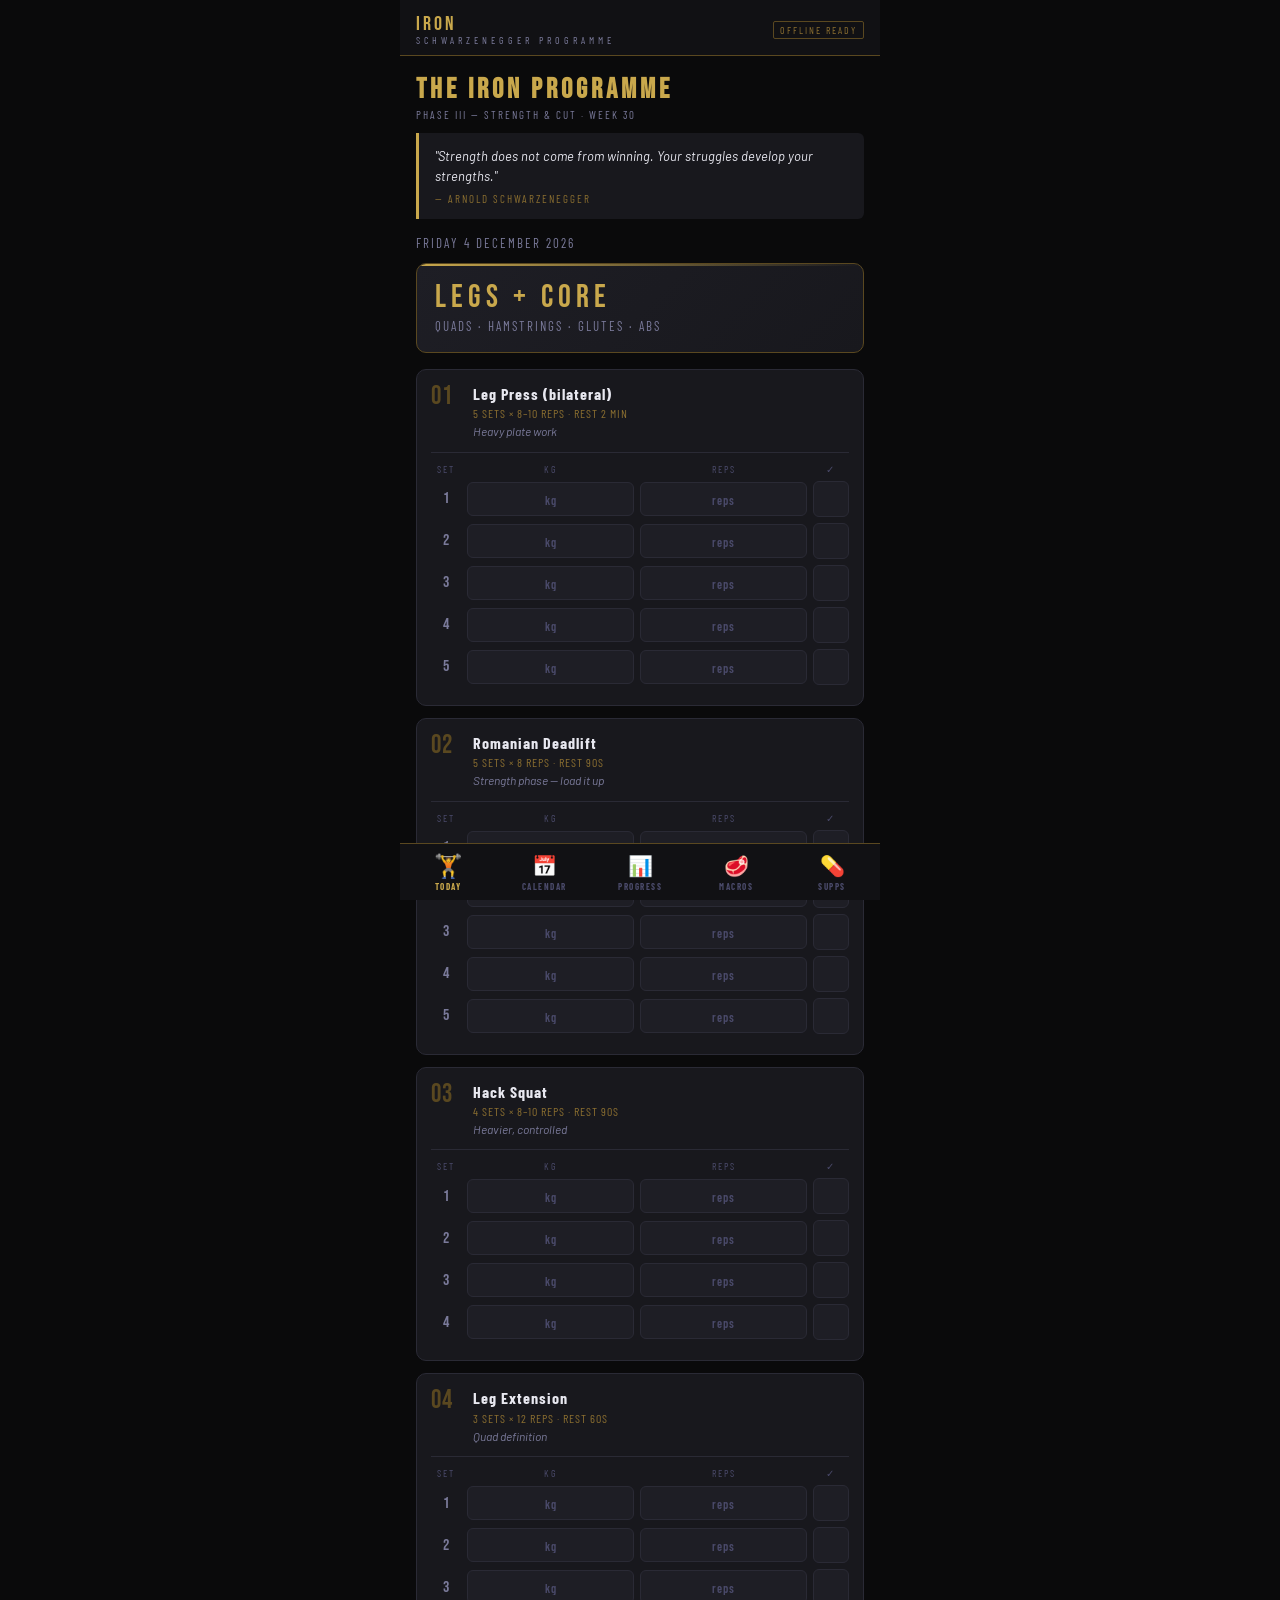
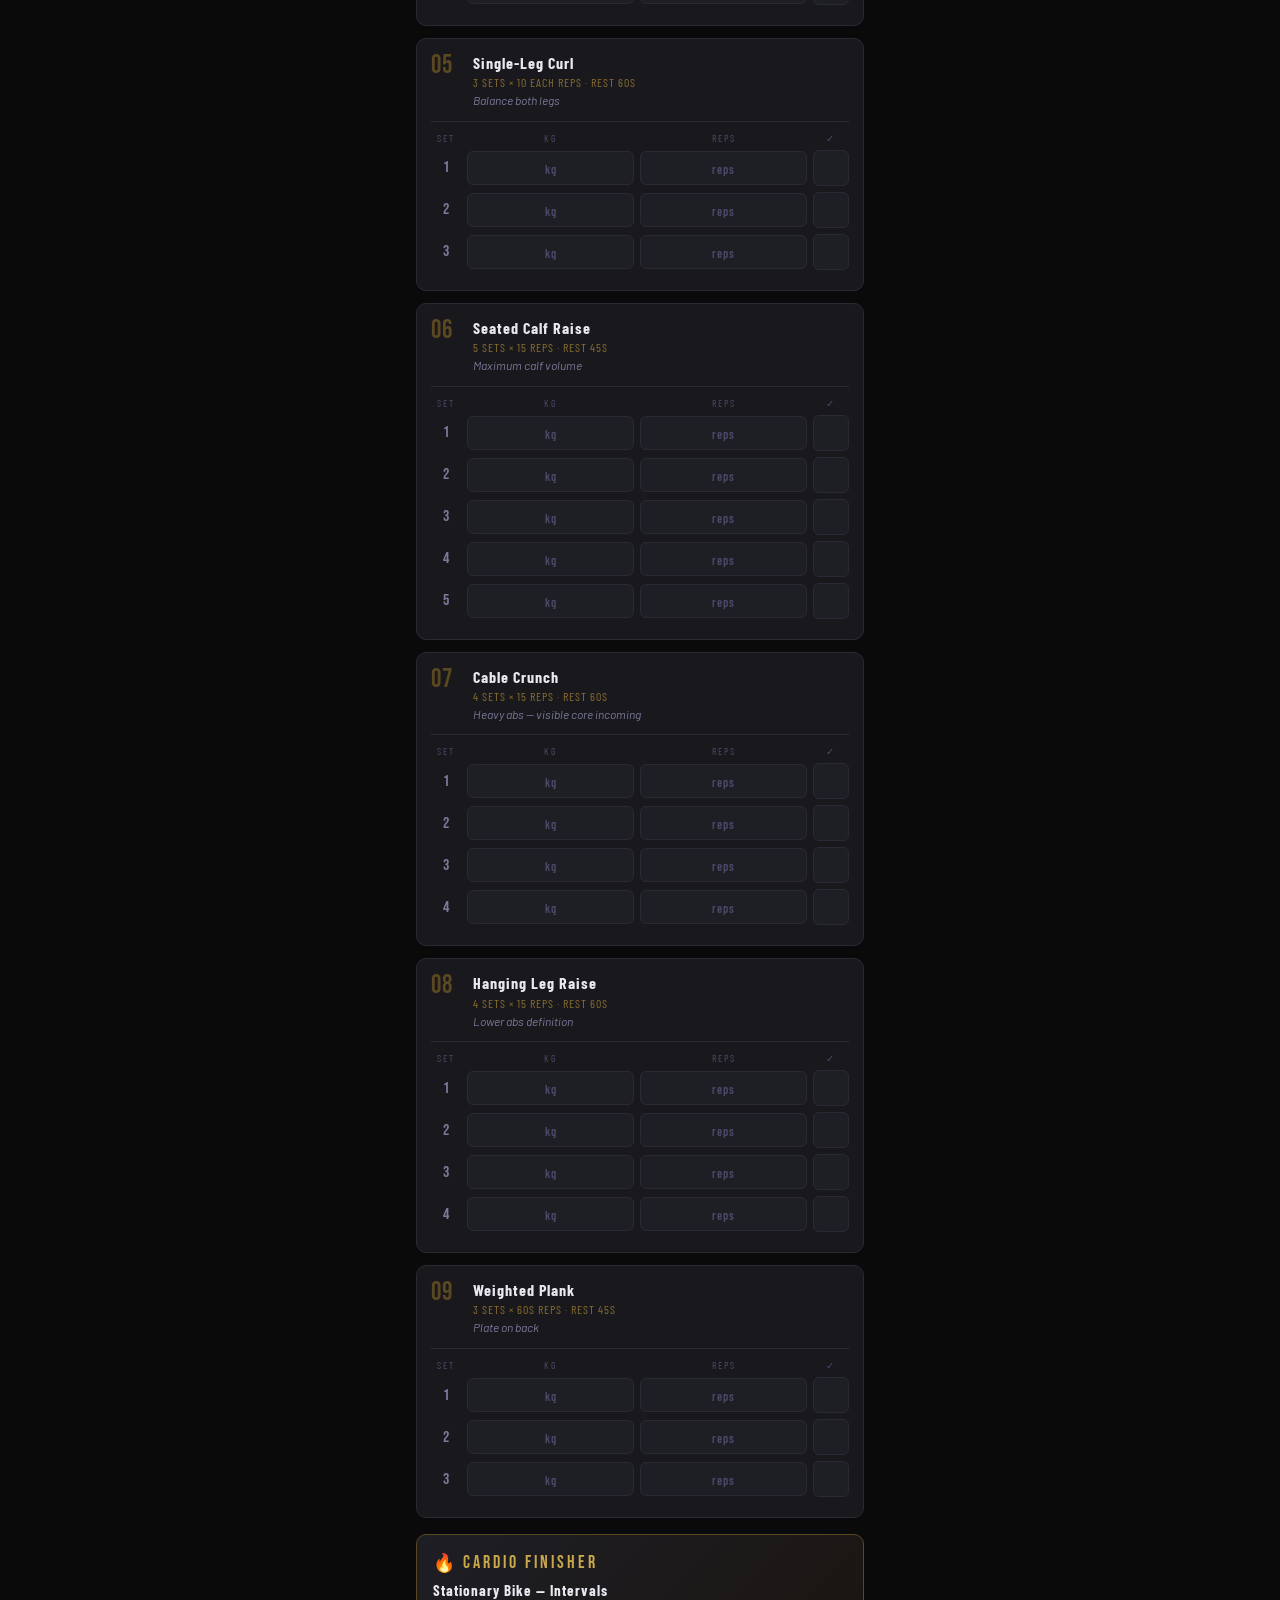
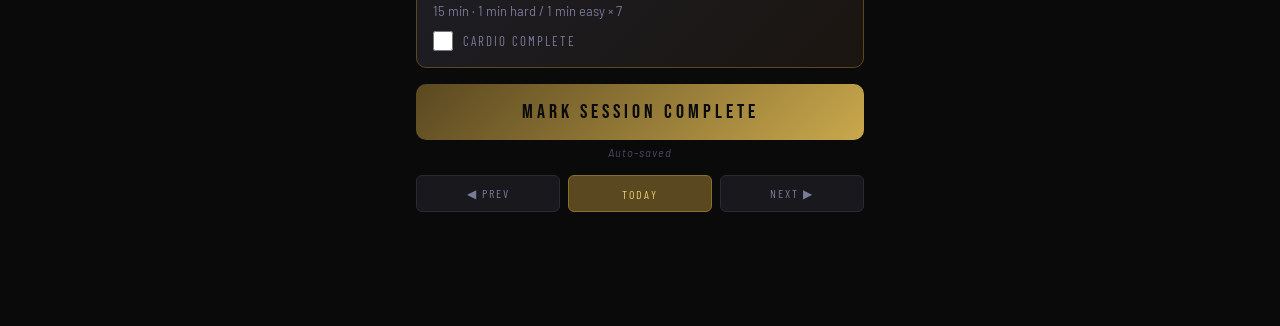
<file: index 4.html>
<!DOCTYPE html>
<html lang="en">
<head>
<meta charset="UTF-8">
<meta name="viewport" content="width=device-width, initial-scale=1.0, viewport-fit=cover">
<meta name="apple-mobile-web-app-capable" content="yes">
<meta name="apple-mobile-web-app-status-bar-style" content="black-translucent">
<meta name="apple-mobile-web-app-title" content="IRON">
<meta name="theme-color" content="#C9A84C">
<title>IRON PROGRAMME</title>
<link rel="preconnect" href="https://fonts.googleapis.com">
<link rel="preconnect" href="https://fonts.gstatic.com" crossorigin>
<link href="https://fonts.googleapis.com/css2?family=Bebas+Neue&family=Barlow+Condensed:wght@400;600;700&family=Barlow:wght@300;400;500&display=swap" rel="stylesheet">
<style>
:root{--gold:#C9A84C;--gold-bright:#E8C96A;--gold-muted:#8A6E30;--gold-dark:#5A4820;--iron:#0A0A0B;--iron-2:#111114;--iron-3:#18181D;--iron-4:#1E1E25;--steel:#2A2A35;--text-main:#E8E8F0;--text-muted:#7A7A9A;--text-dim:#4A4A6A;--green:#27AE60;--red:#C0392B;--r:6px;--rl:10px}
*,*::before,*::after{box-sizing:border-box;margin:0;padding:0}
html{font-size:16px;-webkit-text-size-adjust:100%;height:-webkit-fill-available}
body{background:var(--iron);color:var(--text-main);font-family:'Barlow',sans-serif;min-height:100vh;min-height:-webkit-fill-available;overflow-x:hidden}
::-webkit-scrollbar{width:4px}::-webkit-scrollbar-track{background:var(--iron-2)}::-webkit-scrollbar-thumb{background:var(--gold-dark);border-radius:2px}
#app{max-width:480px;margin:0 auto;min-height:100vh;display:flex;flex-direction:column}
#main-content{flex:1;padding:0 16px 90px;transition:opacity .15s ease;overflow-y:auto}
/* TOP BAR */
#top-bar{background:var(--iron-2);border-bottom:1px solid var(--gold-dark);padding:14px 16px 10px;position:sticky;top:0;z-index:100;display:flex;align-items:center;justify-content:space-between}
.app-brand{font-family:'Bebas Neue',cursive;font-size:20px;letter-spacing:3px;color:var(--gold);line-height:1}
.app-brand span{color:var(--text-muted);font-size:10px;font-family:'Barlow Condensed',sans-serif;display:block;letter-spacing:4px;margin-top:1px}
.offline-badge{font-family:'Barlow Condensed',sans-serif;font-size:10px;letter-spacing:2px;color:var(--gold-muted);border:1px solid var(--gold-dark);padding:2px 6px;border-radius:2px}
/* BOTTOM NAV */
#bottom-nav{position:fixed;bottom:0;left:50%;transform:translateX(-50%);width:100%;max-width:480px;background:var(--iron-2);border-top:1px solid var(--gold-dark);display:flex;z-index:100;padding-bottom:env(safe-area-inset-bottom)}
.nav-btn{flex:1;background:none;border:none;color:var(--text-dim);padding:10px 4px 8px;display:flex;flex-direction:column;align-items:center;gap:3px;cursor:pointer;transition:all .15s;-webkit-tap-highlight-color:transparent}
.nav-btn.active{color:var(--gold)}.nav-btn.active .nav-icon{transform:scale(1.15)}
.nav-icon{font-size:20px;transition:transform .15s}.nav-label{font-family:'Barlow Condensed',sans-serif;font-size:9px;letter-spacing:1.5px;font-weight:700}
/* VIEW HEADER */
.view-header{display:flex;align-items:flex-start;justify-content:space-between;padding:20px 0 12px}
.view-title{font-family:'Bebas Neue',cursive;font-size:28px;letter-spacing:4px;color:var(--gold);line-height:1}
.view-sub{font-family:'Barlow Condensed',sans-serif;font-size:11px;letter-spacing:2px;color:var(--text-muted);margin-top:4px;text-transform:uppercase}
.completed-badge{background:var(--green);color:#fff;font-family:'Barlow Condensed',sans-serif;font-size:11px;letter-spacing:2px;font-weight:700;padding:4px 10px;border-radius:var(--r);align-self:center}
/* QUOTE */
.quote-block{background:var(--iron-3);border-left:3px solid var(--gold);border-radius:0 var(--r) var(--r) 0;padding:14px 16px;margin-bottom:16px}
.quote-text{font-style:italic;font-size:13px;color:var(--text-main);line-height:1.5;transition:opacity .4s ease}
.quote-attr{font-family:'Barlow Condensed',sans-serif;font-size:11px;letter-spacing:2px;color:var(--gold-muted);margin-top:6px;text-transform:uppercase}
/* DATE */
.date-display{font-family:'Barlow Condensed',sans-serif;font-size:13px;letter-spacing:2px;color:var(--text-muted);text-transform:uppercase;margin-bottom:12px}
/* WORKOUT HEADER */
.workout-header-card{background:linear-gradient(135deg,var(--iron-4) 0%,var(--iron-3) 100%);border:1px solid var(--gold-dark);border-radius:var(--rl);padding:18px;margin-bottom:16px;position:relative;overflow:hidden}
.workout-header-card::before{content:'';position:absolute;top:0;left:0;right:0;height:2px;background:linear-gradient(90deg,var(--gold),transparent)}
.workout-day-name{font-family:'Bebas Neue',cursive;font-size:32px;letter-spacing:5px;color:var(--gold);line-height:1}
.workout-muscles{font-family:'Barlow Condensed',sans-serif;font-size:13px;letter-spacing:2px;color:var(--text-muted);margin-top:4px;text-transform:uppercase}
/* EXERCISE CARDS */
.exercises-list{display:flex;flex-direction:column;gap:12px;margin-bottom:16px}
.exercise-card{background:var(--iron-3);border:1px solid var(--steel);border-radius:var(--rl);padding:14px;transition:border-color .2s;animation:fadeIn .3s ease forwards;opacity:0}
.exercise-card:focus-within{border-color:var(--gold-dark)}
.ex-header{display:flex;gap:12px;margin-bottom:12px}
.ex-num{font-family:'Bebas Neue',cursive;font-size:26px;color:var(--gold-dark);line-height:1;min-width:30px;letter-spacing:1px}
.ex-info{flex:1}
.ex-name{font-family:'Barlow Condensed',sans-serif;font-size:16px;font-weight:700;letter-spacing:1px;color:var(--text-main);line-height:1.2}
.ex-prescription{font-family:'Barlow Condensed',sans-serif;font-size:12px;letter-spacing:1px;color:var(--gold-muted);margin-top:3px;text-transform:uppercase}
.ex-notes{font-size:12px;color:var(--text-muted);margin-top:4px;font-style:italic;line-height:1.3}
/* SET ROWS */
.sets-container{border-top:1px solid var(--steel);padding-top:10px}
.sets-header-row{display:grid;grid-template-columns:30px 1fr 1fr 36px;gap:6px;margin-bottom:6px}
.sets-col-label{font-family:'Barlow Condensed',sans-serif;font-size:10px;letter-spacing:2px;color:var(--text-dim);text-align:center;text-transform:uppercase}
.set-row{display:grid;grid-template-columns:30px 1fr 1fr 36px;gap:6px;align-items:center;margin-bottom:6px}
.set-num{font-family:'Bebas Neue',cursive;font-size:16px;color:var(--text-muted);text-align:center}
.set-input{background:var(--iron-4);border:1px solid var(--steel);border-radius:var(--r);color:var(--text-main);font-family:'Barlow Condensed',sans-serif;font-size:15px;font-weight:600;letter-spacing:1px;padding:7px 8px;text-align:center;width:100%;-webkit-appearance:none;transition:border-color .2s}
.set-input:focus{outline:none;border-color:var(--gold);background:var(--iron-3)}
.set-input::placeholder{color:var(--text-dim);font-size:12px}
.set-check{width:36px;height:36px;background:var(--iron-4);border:1px solid var(--steel);border-radius:var(--r);color:var(--gold);font-size:14px;font-weight:700;cursor:pointer;display:flex;align-items:center;justify-content:center;transition:all .15s;-webkit-tap-highlight-color:transparent}
.set-check.set-done{background:var(--gold-dark);border-color:var(--gold);color:var(--gold-bright)}
/* CARDIO */
.cardio-card{background:linear-gradient(135deg,var(--iron-4) 0%,#1A1510 100%);border:1px solid var(--gold-dark);border-radius:var(--rl);padding:16px;margin-bottom:16px}
.cardio-header{display:flex;align-items:center;gap:8px;margin-bottom:8px}
.cardio-icon{font-size:18px}
.cardio-title{font-family:'Bebas Neue',cursive;font-size:18px;letter-spacing:3px;color:var(--gold)}
.cardio-type{font-family:'Barlow Condensed',sans-serif;font-size:15px;font-weight:700;letter-spacing:1px;color:var(--text-main);margin-bottom:4px}
.cardio-detail{font-size:13px;color:var(--text-muted);margin-bottom:12px}
.cardio-check{display:flex;align-items:center;gap:10px;cursor:pointer}
.cardio-check input[type="checkbox"]{width:20px;height:20px;accent-color:var(--gold);cursor:pointer}
.check-label{font-family:'Barlow Condensed',sans-serif;font-size:13px;letter-spacing:2px;color:var(--text-muted);text-transform:uppercase}
/* COMPLETE */
.complete-section{margin-bottom:16px;text-align:center}
.complete-btn{width:100%;padding:16px;background:linear-gradient(135deg,var(--gold-dark),var(--gold));border:none;border-radius:var(--rl);color:var(--iron);font-family:'Bebas Neue',cursive;font-size:20px;letter-spacing:4px;cursor:pointer;transition:all .2s;-webkit-tap-highlight-color:transparent}
.complete-btn:active{transform:scale(.98)}
.complete-btn.completed{background:linear-gradient(135deg,#1A3A1A,var(--green));color:#fff}
.autosave-status{font-size:11px;color:var(--text-dim);margin-top:6px;font-style:italic;letter-spacing:1px}
/* DATE NAV */
.date-nav{display:flex;gap:8px;margin-bottom:24px}
.date-nav-btn{flex:1;background:var(--iron-3);border:1px solid var(--steel);border-radius:var(--r);color:var(--text-muted);font-family:'Barlow Condensed',sans-serif;font-size:12px;letter-spacing:2px;padding:10px 8px;cursor:pointer;transition:all .15s;-webkit-tap-highlight-color:transparent;text-transform:uppercase}
.date-nav-btn:active{background:var(--iron-4)}
.today-btn{background:var(--gold-dark);border-color:var(--gold-muted);color:var(--gold-bright)}
/* REST CARD */
.rest-card{background:var(--iron-3);border:1px solid var(--steel);border-radius:var(--rl);padding:32px 20px;text-align:center;margin-bottom:16px}
.rest-icon{font-size:48px;margin-bottom:12px}
.rest-card h2{font-family:'Bebas Neue',cursive;font-size:30px;letter-spacing:5px;color:var(--gold);margin-bottom:8px}
.rest-card p{color:var(--text-muted);font-size:14px}
.rest-tips{margin-top:20px;display:flex;flex-direction:column;gap:10px}
.tip{background:var(--iron-4);border-radius:var(--r);padding:10px 14px;font-size:13px;color:var(--text-muted);text-align:left}
/* CALENDAR */
.cal-nav{display:flex;align-items:center;justify-content:space-between;margin-bottom:12px}
.cal-nav-btn{background:var(--iron-3);border:1px solid var(--steel);border-radius:var(--r);color:var(--gold);font-size:16px;padding:8px 14px;cursor:pointer;-webkit-tap-highlight-color:transparent}
.cal-month-name{font-family:'Bebas Neue',cursive;font-size:22px;letter-spacing:4px;color:var(--gold)}
.cal-legend{display:flex;gap:12px;margin-bottom:12px;flex-wrap:wrap}
.leg{font-family:'Barlow Condensed',sans-serif;font-size:11px;letter-spacing:1px;color:var(--text-muted)}
.leg-done{color:var(--green)}.leg-workout{color:var(--gold)}.leg-missed{color:var(--red)}
.calendar-grid{display:grid;grid-template-columns:repeat(7,1fr);gap:4px;margin-bottom:20px}
.cal-weekday{font-family:'Barlow Condensed',sans-serif;font-size:11px;letter-spacing:1px;color:var(--text-dim);text-align:center;padding:4px 0;text-transform:uppercase}
.cal-cell{aspect-ratio:1;background:var(--iron-3);border-radius:var(--r);display:flex;flex-direction:column;align-items:center;justify-content:center;cursor:pointer;position:relative;transition:all .15s;border:1px solid transparent;-webkit-tap-highlight-color:transparent}
.cal-cell.empty{background:transparent;cursor:default}
.cal-cell:active:not(.empty){transform:scale(.92)}
.cal-today{border-color:var(--gold-muted)}.cal-selected{border-color:var(--gold);background:var(--gold-dark)}
.cal-inactive{opacity:.2}.cal-rest{background:var(--iron-4)}.cal-done{background:#0D2010;border-color:#1A4020}
.cal-workout{background:#1A1508}.cal-missed{background:#1A0808;opacity:.7}
.cal-day-num{font-family:'Barlow Condensed',sans-serif;font-size:14px;font-weight:600;color:var(--text-main)}
.cal-dot{font-size:9px;line-height:1}.done-dot{color:var(--green)}.rest-dot{color:var(--text-dim)}
/* PROGRESS */
.stats-grid{display:grid;grid-template-columns:repeat(2,1fr);gap:10px;margin-bottom:16px}
.stat-card{background:var(--iron-3);border:1px solid var(--steel);border-radius:var(--rl);padding:16px;text-align:center}
.stat-value{font-family:'Bebas Neue',cursive;font-size:36px;letter-spacing:2px;color:var(--gold);line-height:1}
.stat-label{font-family:'Barlow Condensed',sans-serif;font-size:10px;letter-spacing:2px;color:var(--text-muted);margin-top:4px;text-transform:uppercase}
.progress-bar-container{background:var(--iron-3);border:1px solid var(--steel);border-radius:var(--rl);padding:14px;margin-bottom:20px}
.progress-bar-label{font-family:'Barlow Condensed',sans-serif;font-size:11px;letter-spacing:2px;color:var(--text-muted);margin-bottom:8px;text-transform:uppercase}
.progress-bar-track{background:var(--iron-4);border-radius:4px;height:8px;overflow:hidden}
.progress-bar-fill{height:100%;background:linear-gradient(90deg,var(--gold-dark),var(--gold));border-radius:4px;transition:width .6s ease}
.progress-bar-pct{font-family:'Bebas Neue',cursive;font-size:18px;letter-spacing:2px;color:var(--gold);margin-top:6px;text-align:right}
.weight-section{margin-bottom:20px}
.section-title{font-family:'Bebas Neue',cursive;font-size:18px;letter-spacing:3px;color:var(--gold);margin-bottom:12px}
.weight-input-row{display:flex;gap:8px;margin-bottom:16px}
.weight-input{flex:1;background:var(--iron-3);border:1px solid var(--steel);border-radius:var(--r);color:var(--text-main);font-family:'Barlow Condensed',sans-serif;font-size:16px;letter-spacing:1px;padding:12px 14px;-webkit-appearance:none}
.weight-input:focus{outline:none;border-color:var(--gold)}
.gold-btn{background:linear-gradient(135deg,var(--gold-dark),var(--gold));border:none;border-radius:var(--r);color:var(--iron);font-family:'Bebas Neue',cursive;font-size:16px;letter-spacing:2px;padding:12px 20px;cursor:pointer;-webkit-tap-highlight-color:transparent}
.gold-btn:active{opacity:.8}
.chart-container{background:var(--iron-3);border:1px solid var(--steel);border-radius:var(--rl);padding:16px;margin-bottom:12px}
.weight-chart{width:100%;height:80px;display:block}
.chart-labels{display:flex;justify-content:space-between;margin-top:8px}
.chart-labels span{font-family:'Barlow Condensed',sans-serif;font-size:11px;color:var(--text-dim)}
.change-label{font-weight:700}.change-label.neg{color:var(--green)}.change-label.pos{color:var(--red)}
.weight-history{display:flex;flex-direction:column;gap:6px}
.weight-entry{display:flex;justify-content:space-between;align-items:center;background:var(--iron-3);border-radius:var(--r);padding:10px 14px}
.we-date{font-size:13px;color:var(--text-muted)}
.we-val{font-family:'Barlow Condensed',sans-serif;font-size:16px;font-weight:700;color:var(--gold)}
.no-data{font-size:13px;color:var(--text-muted);text-align:center;padding:20px;font-style:italic}
/* MACROS */
.macros-type-toggle{display:flex;gap:8px;margin-bottom:16px}
.macro-toggle-btn{flex:1;background:var(--iron-3);border:1px solid var(--steel);border-radius:var(--r);color:var(--text-muted);font-family:'Barlow Condensed',sans-serif;font-size:13px;letter-spacing:2px;padding:10px;cursor:pointer;transition:all .15s;text-transform:uppercase;-webkit-tap-highlight-color:transparent}
.macro-toggle-btn.active{background:var(--gold-dark);border-color:var(--gold);color:var(--gold-bright)}
.macro-day-type{font-family:'Barlow Condensed',sans-serif;font-size:12px;letter-spacing:3px;color:var(--text-muted);text-align:center;margin-bottom:4px;text-transform:uppercase}
.macro-total-cal{font-family:'Bebas Neue',cursive;font-size:56px;letter-spacing:4px;color:var(--gold);text-align:center;line-height:1;margin-bottom:16px}
.cal-unit{font-size:22px;color:var(--gold-muted);letter-spacing:2px}
.macros-grid{display:grid;grid-template-columns:repeat(3,1fr);gap:10px;margin-bottom:20px}
.macro-card{background:var(--iron-3);border:1px solid var(--steel);border-radius:var(--rl);padding:14px 10px;text-align:center;position:relative;overflow:hidden}
.macro-card::after{content:'';position:absolute;bottom:0;left:0;right:0;height:3px}
.macro-card.protein::after{background:#C0392B}.macro-card.carbs::after{background:#F39C12}.macro-card.fat::after{background:#27AE60}
.macro-icon{font-size:22px;margin-bottom:6px}
.macro-amount{font-family:'Bebas Neue',cursive;font-size:28px;letter-spacing:2px;color:var(--gold);line-height:1}
.macro-name{font-family:'Barlow Condensed',sans-serif;font-size:10px;letter-spacing:2px;color:var(--text-muted);margin-top:3px;text-transform:uppercase}
.macro-kcal{font-size:11px;color:var(--text-dim);margin-top:3px}
.macro-notes{margin-bottom:20px}
.alcohol-rules{display:flex;flex-direction:column;gap:8px}
.rule{background:var(--iron-3);border-radius:var(--r);padding:10px 14px;font-size:13px;color:var(--text-muted)}
/* SUPPLEMENTS */
.supps-list{display:flex;flex-direction:column;gap:10px;margin-bottom:16px}
.supp-card{display:flex;align-items:center;justify-content:space-between;background:var(--iron-3);border:1px solid var(--steel);border-radius:var(--rl);padding:14px 16px}
.supp-name{font-family:'Barlow Condensed',sans-serif;font-size:15px;font-weight:700;letter-spacing:1px;color:var(--text-main)}
.supp-timing{font-size:12px;color:var(--text-muted);margin-top:3px}
.supp-dose{font-family:'Bebas Neue',cursive;font-size:18px;letter-spacing:2px;color:var(--gold);white-space:nowrap;margin-left:12px}
.supp-disclaimer{font-size:12px;color:var(--text-dim);text-align:center;padding:8px;font-style:italic}
/* ANIMATIONS */
@keyframes fadeIn{from{opacity:0;transform:translateY(8px)}to{opacity:1;transform:translateY(0)}}
.exercise-card:nth-child(1){animation-delay:.05s}.exercise-card:nth-child(2){animation-delay:.1s}
.exercise-card:nth-child(3){animation-delay:.15s}.exercise-card:nth-child(4){animation-delay:.2s}
.exercise-card:nth-child(5){animation-delay:.25s}.exercise-card:nth-child(6){animation-delay:.3s}
.exercise-card:nth-child(7){animation-delay:.35s}.exercise-card:nth-child(8){animation-delay:.4s}
input[type=number]::-webkit-inner-spin-button,input[type=number]::-webkit-outer-spin-button{-webkit-appearance:none}
input[type=number]{-moz-appearance:textfield}
@media(max-width:360px){.view-title{font-size:24px}.workout-day-name{font-size:26px}.ex-name{font-size:14px}}
</style>
</head>
<body>
<div id="app">
  <header id="top-bar">
    <div class="app-brand">IRON<span>SCHWARZENEGGER PROGRAMME</span></div>
    <div class="offline-badge">OFFLINE READY</div>
  </header>
  <main id="main-content">
    <div style="display:flex;align-items:center;justify-content:center;height:60vh">
      <div style="text-align:center">
        <div style="font-family:'Bebas Neue',cursive;font-size:32px;letter-spacing:6px;color:#C9A84C">LOADING</div>
        <div style="font-family:'Barlow Condensed',sans-serif;font-size:11px;letter-spacing:3px;color:#4A4A6A;margin-top:8px">PREPARING YOUR PROGRAMME...</div>
      </div>
    </div>
  </main>
  <nav id="bottom-nav"></nav>
</div>

<script>
// ============================================================
// DATA
// ============================================================
const PROGRAMME_START = new Date('2026-05-13');
const PROGRAMME_END   = new Date('2027-03-19');

const QUOTES = [
  {text:"The mind is the limit. As long as the mind can envision the fact that you can do something, you can do it.",attr:"Arnold Schwarzenegger"},
  {text:"Strength does not come from winning. Your struggles develop your strengths.",attr:"Arnold Schwarzenegger"},
  {text:"The worst thing I can be is the same as everybody else.",attr:"Arnold Schwarzenegger"},
  {text:"You can have results or excuses. Not both.",attr:"Arnold Schwarzenegger"},
  {text:"Just remember, you can't climb the ladder of success with your hands in your pockets.",attr:"Arnold Schwarzenegger"},
  {text:"The last three or four reps is what makes the muscle grow.",attr:"Arnold Schwarzenegger"},
  {text:"Everybody pities the weak; jealousy you have to earn.",attr:"Arnold Schwarzenegger"},
  {text:"The pain you feel today will be the strength you feel tomorrow.",attr:"Arnold Schwarzenegger"},
  {text:"Milk is for babies. When you grow up you have to drink beer.",attr:"Arnold Schwarzenegger"},
  {text:"If you want to turn a vision into reality, you have to give 100% and never stop believing.",attr:"Arnold Schwarzenegger"},
  {text:"The Iron never lies to you.",attr:"Arnold Schwarzenegger"},
  {text:"I was born to be a champion.",attr:"Arnold Schwarzenegger"},
  {text:"Pain is temporary. Glory is forever.",attr:"Arnold Schwarzenegger"},
  {text:"You have to remember something: everybody pities the weak; jealousy you have to earn.",attr:"Arnold Schwarzenegger"},
  {text:"I do the same exercises I did 50 years ago and they still work.",attr:"Arnold Schwarzenegger"}
];

const MACROS = {
  training:{calories:2800,protein:200,carbs:290,fat:75},
  rest:{calories:2400,protein:200,carbs:190,fat:70}
};

const SUPPLEMENTS = [
  {name:"Creatine Monohydrate",dose:"5g",timing:"Daily with food"},
  {name:"Whey Isolate",dose:"30–40g",timing:"Post-workout"},
  {name:"Omega-3 Fish Oil",dose:"2–3g EPA+DHA",timing:"With meals"},
  {name:"Vitamin D3 + K2",dose:"3,000 IU",timing:"Morning"},
  {name:"Magnesium Glycinate",dose:"400mg",timing:"Evening"},
  {name:"Caffeine / Pre-workout",dose:"150–200mg",timing:"30 min pre-session"},
  {name:"Collagen Peptides",dose:"10g",timing:"Pre-workout (joint support)"}
];

// ============================================================
// WORKOUT TEMPLATES  Mon=1 Tue=2(rest) Wed=3 Thu=4(rest) Fri=5 Sat=6 Sun=0
// ============================================================
const P1 = {
  name:"PHASE I — FOUNDATION", subtitle:"Volume · Form · Baseline Strength",
  days:{
    1:{name:"PUSH DAY",muscles:"Chest · Shoulders · Triceps",exercises:[
      {name:"Barbell Bench Press",sets:4,reps:"10–12",rest:"90s",notes:"Control the eccentric — 3 sec down"},
      {name:"Incline Dumbbell Press",sets:3,reps:"12–14",rest:"75s",notes:"45° incline, full range of motion"},
      {name:"Cable Lateral Raise",sets:4,reps:"15",rest:"60s",notes:"Lead with elbow, slight forward lean"},
      {name:"Seated DB Shoulder Press",sets:3,reps:"12–14",rest:"75s",notes:"Don't lock out at top"},
      {name:"Cable Chest Fly",sets:3,reps:"15",rest:"60s",notes:"Squeeze hard at peak contraction"},
      {name:"Tricep Rope Pushdown",sets:3,reps:"15",rest:"60s",notes:"Flare wrists at bottom"},
      {name:"Overhead Tricep Extension (cable)",sets:3,reps:"12–15",rest:"60s",notes:"Keep elbows tucked"}
    ],cardio:{type:"Rowing Machine — Steady State",duration:"12 min",protocol:"RPE 6–7, moderate pace"}},
    3:{name:"PULL DAY",muscles:"Back · Rear Delts · Biceps",exercises:[
      {name:"Weighted Pull-Ups",sets:4,reps:"6–8",rest:"90s",notes:"Full dead hang at bottom"},
      {name:"Barbell Bent-Over Row",sets:4,reps:"10–12",rest:"90s",notes:"Hinge at hip, row to lower chest"},
      {name:"Seated Cable Row (wide grip)",sets:3,reps:"12",rest:"75s",notes:"Squeeze shoulder blades at peak"},
      {name:"Face Pull (rope)",sets:4,reps:"15",rest:"60s",notes:"External rotate at top — key for V-taper"},
      {name:"Rear Delt Cable Fly",sets:3,reps:"15",rest:"60s",notes:"Keep slight bend in elbows"},
      {name:"Incline Dumbbell Curl",sets:3,reps:"12",rest:"60s",notes:"Lie back on 45° bench, full stretch"},
      {name:"Hammer Curl",sets:3,reps:"12 each",rest:"60s",notes:"Neutral grip, no swinging"}
    ],cardio:{type:"Ski Erg or Stationary Bike",duration:"12 min",protocol:"Steady state RPE 6"}},
    5:{name:"LEGS + CORE",muscles:"Quads · Hamstrings · Glutes · Abs",exercises:[
      {name:"Leg Press (bilateral)",sets:4,reps:"12–15",rest:"90s",notes:"Feet shoulder-width, full depth, no knee lockout"},
      {name:"Romanian Deadlift",sets:4,reps:"12",rest:"90s",notes:"Hinge deep, feel hamstring stretch"},
      {name:"Hack Squat (controlled)",sets:3,reps:"12",rest:"75s",notes:"Controlled descent, left leg checked"},
      {name:"Single-Leg Curl",sets:3,reps:"12 each",rest:"60s",notes:"Adjust load for left leg if needed"},
      {name:"Seated Calf Raise",sets:4,reps:"20",rest:"45s",notes:"Full range, pause at top and bottom"},
      {name:"Cable Crunch",sets:4,reps:"15",rest:"60s",notes:"Crunch from ribcage, not neck"},
      {name:"Hanging Leg Raise",sets:3,reps:"12",rest:"60s",notes:"Control the swing"},
      {name:"Ab Wheel Rollout",sets:3,reps:"10",rest:"60s",notes:"Keep core braced throughout"}
    ],cardio:{type:"Stationary Bike (Low Impact)",duration:"12 min",protocol:"Steady state, easy on left leg"}},
    6:{name:"SHOULDERS & ARMS",muscles:"Delts · Biceps · Triceps",exercises:[
      {name:"Seated Arnold Press",sets:4,reps:"12",rest:"75s",notes:"The Arnie classic — rotate through full range"},
      {name:"Cable Lateral Raise (unilateral)",sets:4,reps:"15 each",rest:"60s",notes:"Lean slightly away from cable"},
      {name:"Bent-Over Lateral Raise",sets:3,reps:"15",rest:"60s",notes:"Torso parallel to floor"},
      {name:"Front Raise (plate)",sets:3,reps:"12",rest:"60s",notes:"Keep slight bend at elbow"},
      {name:"EZ Bar Curl",sets:4,reps:"12",rest:"75s",notes:"Don't let elbows drift forward"},
      {name:"Concentration Curl",sets:3,reps:"12 each",rest:"60s",notes:"Peak squeeze, slow negative"},
      {name:"Skull Crusher (EZ bar)",sets:4,reps:"12",rest:"75s",notes:"Lower to forehead level, extend fully"},
      {name:"Cable Kickback",sets:3,reps:"15 each",rest:"60s",notes:"Elbow fixed, only forearm moves"}
    ],cardio:{type:"Elliptical",duration:"12 min",protocol:"Moderate intensity, RPE 6–7"}},
    0:{name:"FULL BODY POWER",muscles:"Full Body · Core",exercises:[
      {name:"Trap Bar Deadlift",sets:4,reps:"8",rest:"2 min",notes:"Drive through full foot, chest tall"},
      {name:"Push Press (barbell)",sets:4,reps:"8",rest:"90s",notes:"Slight dip, explosive drive overhead"},
      {name:"Chest-Supported DB Row",sets:3,reps:"12",rest:"75s",notes:"Neutral grip, full retraction"},
      {name:"Bulgarian Split Squat",sets:3,reps:"10 each",rest:"75s",notes:"Right leg leads — adjust load for left"},
      {name:"Cable Woodchop (high to low)",sets:3,reps:"12 each",rest:"60s",notes:"Rotate from core, not arms"},
      {name:"Plank Hold",sets:3,reps:"45s",rest:"45s",notes:"Squeeze glutes and abs — no hips dropping"}
    ],cardio:{type:"Rowing Machine",duration:"15 min",protocol:"Steady moderate pace, RPE 6–7"}}
  }
};

const P2 = {
  name:"PHASE II — HYPERTROPHY", subtitle:"Max Muscle Stimulus · Progressive Overload",
  days:{
    1:{name:"PUSH DAY",muscles:"Chest · Shoulders · Triceps",exercises:[
      {name:"Barbell Bench Press",sets:4,reps:"8–10",rest:"90s",notes:"Add 2.5kg from Phase 1 working weight"},
      {name:"Incline DB Press",sets:4,reps:"10–12",rest:"75s",notes:"Increase weight — feel the upper chest"},
      {name:"Cable Lateral Raise",sets:4,reps:"12–15",rest:"60s",notes:"The V-taper builder — never skip these"},
      {name:"Seated DB Shoulder Press",sets:3,reps:"10–12",rest:"75s",notes:"Heavier than Phase 1"},
      {name:"Cable Chest Fly",sets:3,reps:"12–15",rest:"60s",notes:"Cross arms at peak for extra squeeze"},
      {name:"Tricep Rope Pushdown",sets:3,reps:"12–15",rest:"60s",notes:"Superset with overhead ext if time tight"},
      {name:"Overhead Tricep Extension (cable)",sets:3,reps:"10–12",rest:"60s",notes:"Long head stretch — key for arm size"},
      {name:"Pec Deck Machine",sets:2,reps:"15–20",rest:"45s",notes:"Pump finisher — squeeze hard"}
    ],cardio:{type:"Rowing Machine — HIIT",duration:"12 min",protocol:"30s hard / 30s easy × 12 rounds"}},
    3:{name:"PULL DAY",muscles:"Back · Rear Delts · Biceps",exercises:[
      {name:"Weighted Pull-Ups",sets:4,reps:"6–8",rest:"90s",notes:"Add belt weight — champion standard"},
      {name:"Barbell Bent-Over Row",sets:4,reps:"8–10",rest:"90s",notes:"Heavier, explosive row"},
      {name:"Seated Cable Row (wide grip)",sets:3,reps:"10–12",rest:"75s",notes:"Wide grip = more lat activation"},
      {name:"Face Pull (rope)",sets:4,reps:"15",rest:"60s",notes:"Non-negotiable for shoulder health"},
      {name:"Rear Delt Cable Fly",sets:3,reps:"12–15",rest:"60s",notes:"Increase weight from Phase 1"},
      {name:"Incline DB Curl",sets:3,reps:"10–12",rest:"60s",notes:"Brutal stretch, maximise growth"},
      {name:"Hammer Curl",sets:3,reps:"12 each",rest:"60s",notes:"Brachialis growth = bigger arms"},
      {name:"Straight Arm Pulldown",sets:2,reps:"15",rest:"45s",notes:"Pump finisher for lats"}
    ],cardio:{type:"Ski Erg",duration:"12 min",protocol:"Steady state RPE 6–7"}},
    5:{name:"LEGS + CORE",muscles:"Quads · Hamstrings · Glutes · Abs",exercises:[
      {name:"Leg Press (bilateral)",sets:5,reps:"10–12",rest:"90s",notes:"More volume — push the weight"},
      {name:"Romanian Deadlift",sets:4,reps:"10–12",rest:"90s",notes:"Load up — feel every rep in the hamstrings"},
      {name:"Hack Squat (controlled)",sets:4,reps:"10–12",rest:"75s",notes:"Add volume from Phase 1"},
      {name:"Leg Extension",sets:3,reps:"15",rest:"60s",notes:"Terminal quad squeeze, watch left knee"},
      {name:"Single-Leg Curl",sets:3,reps:"12 each",rest:"60s",notes:"Unilateral balance"},
      {name:"Seated Calf Raise",sets:4,reps:"20",rest:"45s",notes:"Calves respond to volume and stretch"},
      {name:"Cable Crunch",sets:4,reps:"15",rest:"60s",notes:"Add weight — treat abs like any muscle"},
      {name:"Hanging Leg Raise",sets:3,reps:"15",rest:"60s",notes:"Tuck to straight leg progression"},
      {name:"Ab Wheel Rollout",sets:3,reps:"12",rest:"60s",notes:"Extended range of motion"}
    ],cardio:{type:"Stationary Bike",duration:"12 min",protocol:"Steady state, low impact"}},
    6:{name:"SHOULDERS & ARMS",muscles:"Delts · Biceps · Triceps",exercises:[
      {name:"Seated Arnold Press",sets:4,reps:"10–12",rest:"75s",notes:"Heavier than Phase 1 — earn the Arnie name"},
      {name:"Cable Lateral Raise (unilateral)",sets:5,reps:"15 each",rest:"60s",notes:"5 sets — this builds the V-taper"},
      {name:"Bent-Over Lateral Raise",sets:3,reps:"15",rest:"60s",notes:"Rear delts = 3D shoulders"},
      {name:"Front Raise (plate)",sets:3,reps:"12",rest:"60s",notes:"Controlled — front delt isolation"},
      {name:"EZ Bar Curl",sets:4,reps:"10–12",rest:"75s",notes:"Heavier curls this phase"},
      {name:"Concentration Curl",sets:3,reps:"12 each",rest:"60s",notes:"Arnie's favourite — peak bicep"},
      {name:"Skull Crusher (EZ bar)",sets:4,reps:"10–12",rest:"75s",notes:"Mass builder for triceps"},
      {name:"Cable Kickback",sets:3,reps:"15 each",rest:"60s",notes:"Lateral head definition"}
    ],cardio:{type:"Elliptical — HIIT",duration:"12 min",protocol:"30s hard / 30s easy × 12 rounds"}},
    0:{name:"FULL BODY POWER",muscles:"Full Body · Core",exercises:[
      {name:"Trap Bar Deadlift",sets:5,reps:"6–8",rest:"2 min",notes:"PR territory — champion weights"},
      {name:"Push Press (barbell)",sets:4,reps:"6–8",rest:"90s",notes:"Explosive power — more weight than Phase 1"},
      {name:"Chest-Supported DB Row",sets:4,reps:"10–12",rest:"75s",notes:"Extra set added"},
      {name:"Bulgarian Split Squat",sets:3,reps:"10 each",rest:"75s",notes:"Add DBs if left leg allows"},
      {name:"Cable Woodchop",sets:3,reps:"12 each",rest:"60s",notes:"Heavy and controlled"},
      {name:"Plank Hold",sets:3,reps:"60s",rest:"45s",notes:"60s holds now — building iron core"},
      {name:"Pallof Press",sets:3,reps:"12 each",rest:"60s",notes:"Anti-rotation for waist tightening"}
    ],cardio:{type:"Rowing Machine",duration:"15 min",protocol:"Moderate pace RPE 6–7"}}
  }
};

const P3 = {
  name:"PHASE III — STRENGTH & CUT", subtitle:"Heavier Loads · Tighten Body Composition",
  days:{
    1:{name:"PUSH DAY",muscles:"Chest · Shoulders · Triceps",exercises:[
      {name:"Barbell Bench Press",sets:5,reps:"5–6",rest:"2 min",notes:"Heavy — this is strength phase, go for PRs"},
      {name:"Incline DB Press",sets:4,reps:"8–10",rest:"90s",notes:"Heavier DBs, controlled negatives"},
      {name:"Cable Lateral Raise",sets:4,reps:"12–15",rest:"60s",notes:"Maintain volume — V-taper preserved"},
      {name:"Seated DB Shoulder Press",sets:4,reps:"8–10",rest:"90s",notes:"Heavy pressing phase"},
      {name:"Cable Chest Fly",sets:3,reps:"12",rest:"60s",notes:"Maintain muscle, heavier weight"},
      {name:"Tricep Dip (weighted)",sets:3,reps:"8–10",rest:"75s",notes:"Belt weight — compound tricep mass"},
      {name:"Overhead Tricep Extension",sets:3,reps:"10",rest:"60s",notes:"Keep the volume"}
    ],cardio:{type:"Rowing Machine — HIIT",duration:"15 min",protocol:"40s hard / 20s easy × 12 rounds"}},
    3:{name:"PULL DAY",muscles:"Back · Rear Delts · Biceps",exercises:[
      {name:"Weighted Pull-Ups",sets:5,reps:"5–6",rest:"2 min",notes:"Max belt weight — back width champion"},
      {name:"Barbell Bent-Over Row",sets:5,reps:"6–8",rest:"90s",notes:"Strength phase rows — heavy"},
      {name:"Seated Cable Row",sets:3,reps:"10",rest:"75s",notes:"Maintain thickness"},
      {name:"Face Pull (rope)",sets:4,reps:"15",rest:"60s",notes:"Always — shoulder integrity"},
      {name:"Rear Delt Cable Fly",sets:3,reps:"12",rest:"60s",notes:"3D shoulder definition"},
      {name:"Barbell Curl",sets:4,reps:"8",rest:"75s",notes:"Heavy curls — peak strength"},
      {name:"Hammer Curl",sets:3,reps:"10 each",rest:"60s",notes:"Arm density"}
    ],cardio:{type:"Ski Erg — HIIT",duration:"15 min",protocol:"30s max / 30s rest × 15 rounds"}},
    5:{name:"LEGS + CORE",muscles:"Quads · Hamstrings · Glutes · Abs",exercises:[
      {name:"Leg Press (bilateral)",sets:5,reps:"8–10",rest:"2 min",notes:"Heavy plate work"},
      {name:"Romanian Deadlift",sets:5,reps:"8",rest:"90s",notes:"Strength phase — load it up"},
      {name:"Hack Squat",sets:4,reps:"8–10",rest:"90s",notes:"Heavier, controlled"},
      {name:"Leg Extension",sets:3,reps:"12",rest:"60s",notes:"Quad definition"},
      {name:"Single-Leg Curl",sets:3,reps:"10 each",rest:"60s",notes:"Balance both legs"},
      {name:"Seated Calf Raise",sets:5,reps:"15",rest:"45s",notes:"Maximum calf volume"},
      {name:"Cable Crunch",sets:4,reps:"15",rest:"60s",notes:"Heavy abs — visible core incoming"},
      {name:"Hanging Leg Raise",sets:4,reps:"15",rest:"60s",notes:"Lower abs definition"},
      {name:"Weighted Plank",sets:3,reps:"60s",rest:"45s",notes:"Plate on back"}
    ],cardio:{type:"Stationary Bike — Intervals",duration:"15 min",protocol:"1 min hard / 1 min easy × 7"}},
    6:{name:"SHOULDERS & ARMS",muscles:"Delts · Biceps · Triceps",exercises:[
      {name:"Seated Arnold Press",sets:5,reps:"8–10",rest:"90s",notes:"Champion heavy pressing"},
      {name:"Cable Lateral Raise (unilateral)",sets:5,reps:"12–15 each",rest:"60s",notes:"V-taper sculptor — never drop these"},
      {name:"Bent-Over Lateral Raise",sets:4,reps:"12",rest:"60s",notes:"Rear delt volume"},
      {name:"EZ Bar Curl",sets:5,reps:"8",rest:"75s",notes:"Heavy curls — peak arms"},
      {name:"Incline DB Curl",sets:3,reps:"10 each",rest:"60s",notes:"Full stretch for bicep length"},
      {name:"Skull Crusher (EZ bar)",sets:5,reps:"8–10",rest:"75s",notes:"Heavy pressing for tricep mass"},
      {name:"Tricep Rope Pushdown",sets:3,reps:"12",rest:"60s",notes:"Definition pump finisher"}
    ],cardio:{type:"Elliptical",duration:"15 min",protocol:"Steady state RPE 7"}},
    0:{name:"FULL BODY POWER",muscles:"Full Body · Core",exercises:[
      {name:"Trap Bar Deadlift",sets:5,reps:"5",rest:"2–3 min",notes:"Maximum strength — iron will"},
      {name:"Push Press (barbell)",sets:5,reps:"5–6",rest:"90s",notes:"Explosive max effort"},
      {name:"Chest-Supported DB Row",sets:4,reps:"10",rest:"75s",notes:"Heavy back thickness"},
      {name:"Bulgarian Split Squat",sets:4,reps:"8 each",rest:"90s",notes:"Weighted — build single leg strength"},
      {name:"Cable Woodchop",sets:3,reps:"12 each",rest:"60s",notes:"Oblique definition"},
      {name:"Weighted Plank",sets:3,reps:"60s",rest:"45s",notes:"Core of steel"},
      {name:"Pallof Press",sets:3,reps:"12 each",rest:"60s",notes:"Anti-rotation strength"}
    ],cardio:{type:"Rowing Machine — HIIT",duration:"15 min",protocol:"40s hard / 20s easy × 12 rounds"}}
  }
};

const P4 = {
  name:"PHASE IV — PEAK", subtitle:"Definition · Performance · Hold Your Gains",
  days:{
    1:{name:"PUSH DAY",muscles:"Chest · Shoulders · Triceps",exercises:[
      {name:"Barbell Bench Press",sets:4,reps:"8",rest:"90s",notes:"Maintain strength — no ego lifting"},
      {name:"Incline DB Press",sets:4,reps:"10–12",rest:"75s",notes:"Focus on contraction quality"},
      {name:"Cable Lateral Raise",sets:5,reps:"15",rest:"60s",notes:"Peak V-taper — high volume"},
      {name:"Seated DB Shoulder Press",sets:3,reps:"10–12",rest:"75s",notes:"Controlled, peak squeeze"},
      {name:"Cable Chest Fly",sets:3,reps:"15",rest:"60s",notes:"Striated chest — squeeze every rep"},
      {name:"Tricep Dip (weighted)",sets:3,reps:"10",rest:"75s",notes:"Maintain tricep mass"},
      {name:"Overhead Tricep Extension",sets:3,reps:"12",rest:"60s",notes:"Long head definition"},
      {name:"Pec Deck Machine",sets:2,reps:"20",rest:"45s",notes:"Pump and definition finisher"}
    ],cardio:{type:"Rowing Machine — HIIT",duration:"15 min",protocol:"20s max / 40s moderate × 15 rounds"}},
    3:{name:"PULL DAY",muscles:"Back · Rear Delts · Biceps",exercises:[
      {name:"Weighted Pull-Ups",sets:4,reps:"8",rest:"90s",notes:"Maintain width — peak back"},
      {name:"Barbell Bent-Over Row",sets:4,reps:"10",rest:"90s",notes:"Mind-muscle connection at its peak"},
      {name:"Seated Cable Row",sets:3,reps:"12",rest:"75s",notes:"Slow negatives for detail"},
      {name:"Face Pull (rope)",sets:4,reps:"15",rest:"60s",notes:"Rear delt definition"},
      {name:"Rear Delt Cable Fly",sets:4,reps:"15",rest:"60s",notes:"3D shoulder peak"},
      {name:"Incline DB Curl",sets:3,reps:"12 each",rest:"60s",notes:"Full stretch for peak bicep"},
      {name:"Concentration Curl",sets:3,reps:"12 each",rest:"60s",notes:"Arnie's peak builder"},
      {name:"Straight Arm Pulldown",sets:3,reps:"15",rest:"45s",notes:"Lat detail finisher"}
    ],cardio:{type:"Ski Erg",duration:"15 min",protocol:"Moderate pace RPE 6–7"}},
    5:{name:"LEGS + CORE",muscles:"Quads · Hamstrings · Glutes · Abs",exercises:[
      {name:"Leg Press (bilateral)",sets:4,reps:"12",rest:"90s",notes:"Peak conditioning — maintain volume"},
      {name:"Romanian Deadlift",sets:4,reps:"12",rest:"90s",notes:"Hamstring definition"},
      {name:"Hack Squat",sets:3,reps:"12",rest:"75s",notes:"Quad sweep and detail"},
      {name:"Leg Extension",sets:4,reps:"15",rest:"60s",notes:"High rep definition work"},
      {name:"Single-Leg Curl",sets:3,reps:"15 each",rest:"60s",notes:"Hamstring detail"},
      {name:"Seated Calf Raise",sets:5,reps:"20",rest:"45s",notes:"Diamond calves — peak"},
      {name:"Cable Crunch",sets:5,reps:"15",rest:"60s",notes:"Chiselled abs — heavy weight"},
      {name:"Hanging Leg Raise",sets:4,reps:"15",rest:"60s",notes:"Lower abs — the finishing touch"},
      {name:"Ab Wheel Rollout",sets:3,reps:"12",rest:"60s",notes:"Full extension for peak abs"}
    ],cardio:{type:"Stationary Bike — HIIT",duration:"15 min",protocol:"1 min hard / 30s easy × 10 rounds"}},
    6:{name:"SHOULDERS & ARMS",muscles:"Delts · Biceps · Triceps",exercises:[
      {name:"Seated Arnold Press",sets:4,reps:"10–12",rest:"75s",notes:"Peak shoulder press — Arnie proud"},
      {name:"Cable Lateral Raise (unilateral)",sets:5,reps:"15 each",rest:"60s",notes:"Maximum V-taper volume"},
      {name:"Bent-Over Lateral Raise",sets:4,reps:"15",rest:"60s",notes:"Rear delt peak detail"},
      {name:"Front Raise (plate)",sets:3,reps:"15",rest:"60s",notes:"Front delt separation"},
      {name:"EZ Bar Curl",sets:4,reps:"10–12",rest:"75s",notes:"Bicep peak maintained"},
      {name:"Concentration Curl",sets:4,reps:"12 each",rest:"60s",notes:"The peak builder — squeeze hard"},
      {name:"Skull Crusher (EZ bar)",sets:4,reps:"10–12",rest:"75s",notes:"Tricep mass holder"},
      {name:"Cable Kickback",sets:3,reps:"15 each",rest:"60s",notes:"Tricep definition peak"}
    ],cardio:{type:"Elliptical",duration:"15 min",protocol:"Moderate HIIT — 30s on / 30s off"}},
    0:{name:"FULL BODY POWER",muscles:"Full Body · Core",exercises:[
      {name:"Trap Bar Deadlift",sets:4,reps:"6–8",rest:"2 min",notes:"Maintain strength peak"},
      {name:"Push Press (barbell)",sets:4,reps:"6–8",rest:"90s",notes:"Explosive power maintained"},
      {name:"Chest-Supported DB Row",sets:3,reps:"12",rest:"75s",notes:"Back detail and thickness"},
      {name:"Bulgarian Split Squat",sets:3,reps:"10 each",rest:"75s",notes:"Leg definition and balance"},
      {name:"Cable Woodchop",sets:3,reps:"15 each",rest:"60s",notes:"Oblique definition — waist tightening"},
      {name:"Plank Hold",sets:3,reps:"60s",rest:"45s",notes:"Iron core for the final reveal"},
      {name:"Pallof Press",sets:3,reps:"15 each",rest:"60s",notes:"Anti-rotation peak strength"}
    ],cardio:{type:"Rowing Machine",duration:"15 min",protocol:"Mixed: 5 min steady, 5 min HIIT, 5 min cool down"}}
  }
};

function getWeekNumber(date){
  const ms=date-PROGRAMME_START;
  return Math.floor(ms/604800000)+1;
}
function isRestDay(dow){return dow===2||dow===4}
function isProgrammeDay(date){return date>=PROGRAMME_START&&date<=PROGRAMME_END}
function getPhaseForDate(date){
  const w=getWeekNumber(date);
  if(w<=6) return P1;
  if(w<=18) return P2;
  if(w<=30) return P3;
  return P4;
}
function getWorkoutForDate(date){
  if(!isProgrammeDay(date)) return null;
  const dow=date.getDay();
  if(isRestDay(dow)) return null;
  const ph=getPhaseForDate(date);
  return ph.days[dow]?{...ph.days[dow],phaseName:ph.name,week:getWeekNumber(date)}:null;
}

// ============================================================
// INDEXEDDB STORAGE
// ============================================================
const DB_NAME='IronProg',DB_VER=1;
let _db=null;
function openDB(){
  return new Promise((res,rej)=>{
    if(_db) return res(_db);
    const r=indexedDB.open(DB_NAME,DB_VER);
    r.onupgradeneeded=e=>{
      const d=e.target.result;
      if(!d.objectStoreNames.contains('workouts')) d.createObjectStore('workouts',{keyPath:'dk'});
      if(!d.objectStoreNames.contains('bodyweight')) d.createObjectStore('bodyweight',{keyPath:'date'});
    };
    r.onsuccess=e=>{_db=e.target.result;res(_db)};
    r.onerror=e=>rej(e.target.error);
  });
}
function dk(d){return d.toISOString().split('T')[0]}
async function saveLog(date,data){
  const db=await openDB();
  return new Promise((res,rej)=>{
    const tx=db.transaction('workouts','readwrite');
    tx.objectStore('workouts').put({dk:dk(date),...data});
    tx.oncomplete=res;tx.onerror=e=>rej(e.target.error);
  });
}
async function loadLog(date){
  const db=await openDB();
  return new Promise((res,rej)=>{
    const tx=db.transaction('workouts','readonly');
    const r=tx.objectStore('workouts').get(dk(date));
    r.onsuccess=e=>res(e.target.result||null);
    r.onerror=e=>rej(e.target.error);
  });
}
async function loadAllLogs(){
  const db=await openDB();
  return new Promise((res,rej)=>{
    const tx=db.transaction('workouts','readonly');
    const r=tx.objectStore('workouts').getAll();
    r.onsuccess=e=>res(e.target.result||[]);
    r.onerror=e=>rej(e.target.error);
  });
}
async function saveWeight(date,kg){
  const db=await openDB();
  return new Promise((res,rej)=>{
    const tx=db.transaction('bodyweight','readwrite');
    tx.objectStore('bodyweight').put({date:dk(date),kg});
    tx.oncomplete=res;tx.onerror=e=>rej(e.target.error);
  });
}
async function loadAllWeights(){
  const db=await openDB();
  return new Promise((res,rej)=>{
    const tx=db.transaction('bodyweight','readonly');
    const r=tx.objectStore('bodyweight').getAll();
    r.onsuccess=e=>res((e.target.result||[]).sort((a,b)=>a.date.localeCompare(b.date)));
    r.onerror=e=>rej(e.target.error);
  });
}

// ============================================================
// APP STATE
// ============================================================
let curDate=new Date();curDate.setHours(0,0,0,0);
let curView='today',curLog={},saveTimer=null,quoteIdx=0;

// ============================================================
// INIT
// ============================================================
async function init(){
  await openDB();
  rotateQuote();
  setInterval(rotateQuote,30000);
  renderNav();
  await showView('today');
  if('serviceWorker' in navigator){
    // inline SW via blob for offline
    const swCode=`
      const C='iron-v2';
      self.addEventListener('install',e=>{self.skipWaiting()});
      self.addEventListener('activate',e=>{e.waitUntil(caches.keys().then(k=>Promise.all(k.filter(n=>n!==C).map(n=>caches.delete(n)))))});
      self.addEventListener('fetch',e=>{e.respondWith(fetch(e.request).catch(()=>caches.match(e.request)))});
    `;
    try{
      const blob=new Blob([swCode],{type:'application/javascript'});
      const url=URL.createObjectURL(blob);
      navigator.serviceWorker.register(url).catch(()=>{});
    }catch(e){}
  }
}

function rotateQuote(){
  const q=QUOTES[quoteIdx%QUOTES.length];
  const el=document.getElementById('quote-text');
  const at=document.getElementById('quote-attr');
  if(el){el.style.opacity=0;setTimeout(()=>{el.textContent=`"${q.text}"`;if(at)at.textContent=`— ${q.attr}`;el.style.opacity=1},400)}
  quoteIdx++;
}

// ============================================================
// NAV
// ============================================================
function renderNav(){
  const items=[
    {id:'today',icon:'🏋️',label:'TODAY'},
    {id:'calendar',icon:'📅',label:'CALENDAR'},
    {id:'progress',icon:'📊',label:'PROGRESS'},
    {id:'macros',icon:'🥩',label:'MACROS'},
    {id:'supplements',icon:'💊',label:'SUPPS'}
  ];
  document.getElementById('bottom-nav').innerHTML=items.map(i=>`
    <button class="nav-btn ${curView===i.id?'active':''}" onclick="showView('${i.id}')">
      <span class="nav-icon">${i.icon}</span>
      <span class="nav-label">${i.label}</span>
    </button>`).join('');
}

async function showView(v){
  curView=v;renderNav();
  const m=document.getElementById('main-content');
  m.style.opacity=0;
  setTimeout(async()=>{
    if(v==='today') await renderToday();
    else if(v==='calendar') await renderCalendar();
    else if(v==='progress') await renderProgress();
    else if(v==='macros') renderMacros();
    else renderSupplements();
    m.style.opacity=1;
  },150);
}

// ============================================================
// TODAY
// ============================================================
async function renderToday(date){
  if(date){curDate=date;}
  const m=document.getElementById('main-content');
  const workout=getWorkoutForDate(curDate);
  const log=await loadLog(curDate);
  curLog=log?{...log}:{sets:{},completed:false};
  const isRest=isRestDay(curDate.getDay());
  const isActive=isProgrammeDay(curDate);
  const dateStr=curDate.toLocaleDateString('en-GB',{weekday:'long',day:'numeric',month:'long',year:'numeric'});
  const week=isActive?getWeekNumber(curDate):null;

  if(!isActive){
    m.innerHTML=`
      <div class="view-header"><div><h1 class="view-title">THE IRON PROGRAMME</h1><p class="view-sub">Jun 1, 2026 – Mar 19, 2027</p></div></div>
      <div class="quote-block"><p id="quote-text" class="quote-text"></p><p id="quote-attr" class="quote-attr"></p></div>
      <div class="rest-card"><div class="rest-icon">🏆</div><h2>OUTSIDE PROGRAMME</h2><p>${dateStr}</p><p style="margin-top:8px;color:var(--gold-muted)">Programme starts June 1st, 2026</p></div>
      ${dateNav()}`;
    rotateQuote();return;
  }
  if(isRest){
    const ph=getPhaseForDate(curDate);
    m.innerHTML=`
      <div class="view-header"><div><h1 class="view-title">THE IRON PROGRAMME</h1><p class="view-sub">${ph.name} · Week ${week}</p></div></div>
      <div class="quote-block"><p id="quote-text" class="quote-text"></p><p id="quote-attr" class="quote-attr"></p></div>
      <div class="date-display">${dateStr}</div>
      <div class="rest-card">
        <div class="rest-icon">⚡</div><h2>REST DAY</h2><p>Champions recover. Champions grow.</p>
        <div class="rest-tips">
          <div class="tip">💧 Hydrate 3–4L water</div>
          <div class="tip">🥩 Hit your protein: 200g</div>
          <div class="tip">😴 8 hours sleep — non-negotiable</div>
          <div class="tip">🧘 Light stretching or walk</div>
        </div>
      </div>
      ${dateNav()}`;
    rotateQuote();return;
  }
  const ph=getPhaseForDate(curDate);
  const done=curLog.completed||false;
  m.innerHTML=`
    <div class="view-header">
      <div><h1 class="view-title">THE IRON PROGRAMME</h1><p class="view-sub">${ph.name} · Week ${week}</p></div>
      ${done?'<div class="completed-badge">✓ DONE</div>':''}
    </div>
    <div class="quote-block"><p id="quote-text" class="quote-text"></p><p id="quote-attr" class="quote-attr"></p></div>
    <div class="date-display">${dateStr}</div>
    <div class="workout-header-card">
      <div class="workout-day-name">${workout.name}</div>
      <div class="workout-muscles">${workout.muscles}</div>
    </div>
    <div class="exercises-list">${workout.exercises.map((ex,i)=>renderEx(ex,i,curLog)).join('')}</div>
    <div class="cardio-card">
      <div class="cardio-header"><span class="cardio-icon">🔥</span><span class="cardio-title">CARDIO FINISHER</span></div>
      <div class="cardio-type">${workout.cardio.type}</div>
      <div class="cardio-detail">${workout.cardio.duration} · ${workout.cardio.protocol}</div>
      <label class="cardio-check">
        <input type="checkbox" ${curLog.cardioDone?'checked':''} onchange="toggleCardio(this.checked)">
        <span class="check-label">CARDIO COMPLETE</span>
      </label>
    </div>
    <div class="complete-section">
      <button class="complete-btn ${done?'completed':''}" onclick="toggleComplete()">${done?'✓ SESSION COMPLETE':'MARK SESSION COMPLETE'}</button>
      <p class="autosave-status" id="as-status">Auto-saved</p>
    </div>
    ${dateNav()}`;
  rotateQuote();
}

function renderEx(ex,idx,log){
  const exLog=log.sets&&log.sets[idx]?log.sets[idx]:{};
  const rows=Array.from({length:ex.sets},(_,s)=>{
    const sl=exLog[s]||{};
    return `<div class="set-row" id="sr-${idx}-${s}">
      <span class="set-num">${s+1}</span>
      <input type="number" class="set-input" placeholder="kg" value="${sl.kg||''}" oninput="logSet(${idx},${s},'kg',this.value)" step="0.5" min="0">
      <input type="number" class="set-input" placeholder="reps" value="${sl.reps||''}" oninput="logSet(${idx},${s},'reps',this.value)" min="0" max="100">
      <button class="set-check ${sl.done?'set-done':''}" onclick="toggleSet(${idx},${s})">${sl.done?'✓':''}</button>
    </div>`;
  }).join('');
  return `<div class="exercise-card">
    <div class="ex-header">
      <div class="ex-num">${String(idx+1).padStart(2,'0')}</div>
      <div class="ex-info">
        <div class="ex-name">${ex.name}</div>
        <div class="ex-prescription">${ex.sets} sets × ${ex.reps} reps · Rest ${ex.rest}</div>
        <div class="ex-notes">${ex.notes}</div>
      </div>
    </div>
    <div class="sets-container">
      <div class="sets-header-row"><span class="sets-col-label">SET</span><span class="sets-col-label">KG</span><span class="sets-col-label">REPS</span><span class="sets-col-label">✓</span></div>
      ${rows}
    </div>
  </div>`;
}

function dateNav(){
  return `<div class="date-nav">
    <button class="date-nav-btn" onclick="navDate(-1)">◀ PREV</button>
    <button class="date-nav-btn today-btn" onclick="goToday()">TODAY</button>
    <button class="date-nav-btn" onclick="navDate(1)">NEXT ▶</button>
  </div>`;
}
function navDate(d){const n=new Date(curDate);n.setDate(n.getDate()+d);n.setHours(0,0,0,0);curDate=n;renderToday();}
function goToday(){curDate=new Date();curDate.setHours(0,0,0,0);renderToday();}

// ============================================================
// LOGGING
// ============================================================
function logSet(ei,si,field,val){
  if(!curLog.sets) curLog.sets={};
  if(!curLog.sets[ei]) curLog.sets[ei]={};
  if(!curLog.sets[ei][si]) curLog.sets[ei][si]={};
  curLog.sets[ei][si][field]=val;
  schedSave();
}
function toggleSet(ei,si){
  if(!curLog.sets) curLog.sets={};
  if(!curLog.sets[ei]) curLog.sets[ei]={};
  if(!curLog.sets[ei][si]) curLog.sets[ei][si]={};
  const was=curLog.sets[ei][si].done||false;
  curLog.sets[ei][si].done=!was;
  const btn=document.querySelector(`#sr-${ei}-${si} .set-check`);
  if(btn){btn.classList.toggle('set-done',!was);btn.textContent=!was?'✓':'';}
  schedSave();
}
function toggleCardio(v){curLog.cardioDone=v;schedSave();}
async function toggleComplete(){curLog.completed=!curLog.completed;await saveLog(curDate,curLog);renderToday(curDate);}
function schedSave(){
  const s=document.getElementById('as-status');
  if(s) s.textContent='Saving...';
  if(saveTimer) clearTimeout(saveTimer);
  saveTimer=setTimeout(async()=>{
    await saveLog(curDate,curLog);
    const s=document.getElementById('as-status');
    if(s) s.textContent='Auto-saved ✓';
  },800);
}

// ============================================================
// CALENDAR
// ============================================================
async function renderCalendar(){
  const m=document.getElementById('main-content');
  const allLogs=await loadAllLogs();
  const lmap={};allLogs.forEach(l=>{lmap[l.dk]=l;});
  const today=new Date();today.setHours(0,0,0,0);
  const vd=new Date(curDate.getFullYear(),curDate.getMonth(),1);
  const monthName=vd.toLocaleDateString('en-GB',{month:'long',year:'numeric'}).toUpperCase();
  const firstDay=vd.getDay();
  const dim=new Date(vd.getFullYear(),vd.getMonth()+1,0).getDate();
  const offset=firstDay===0?6:firstDay-1;
  let cells='';
  for(let i=0;i<offset;i++) cells+='<div class="cal-cell empty"></div>';
  for(let d=1;d<=dim;d++){
    const cd=new Date(vd.getFullYear(),vd.getMonth(),d);cd.setHours(0,0,0,0);
    const key=dk(cd),log=lmap[key];
    const isToday=cd.getTime()===today.getTime();
    const isSel=cd.getTime()===curDate.getTime();
    const inP=isProgrammeDay(cd),rest=isRestDay(cd.getDay());
    const isDone=log&&log.completed,isPast=cd<today;
    let cls='cal-cell';
    if(isToday) cls+=' cal-today';
    if(isSel) cls+=' cal-selected';
    if(!inP) cls+=' cal-inactive';
    else if(rest) cls+=' cal-rest';
    else if(isDone) cls+=' cal-done';
    else if(isPast&&!rest) cls+=' cal-missed';
    else cls+=' cal-workout';
    cells+=`<div class="${cls}" onclick="calSelect(${cd.getTime()})">
      <span class="cal-day-num">${d}</span>
      ${isDone?'<span class="cal-dot done-dot">✓</span>':''}
      ${rest&&inP?'<span class="cal-dot rest-dot">R</span>':''}
    </div>`;
  }
  m.innerHTML=`
    <div class="view-header"><h1 class="view-title">TRAINING CALENDAR</h1></div>
    <div class="cal-nav">
      <button class="cal-nav-btn" onclick="calMonth(-1)">◀</button>
      <span class="cal-month-name">${monthName}</span>
      <button class="cal-nav-btn" onclick="calMonth(1)">▶</button>
    </div>
    <div class="cal-legend">
      <span class="leg leg-done">✓ Done</span>
      <span class="leg leg-workout" style="color:var(--gold)">● Training</span>
      <span class="leg">R Rest</span>
      <span class="leg leg-missed" style="color:var(--red)">○ Missed</span>
    </div>
    <div class="calendar-grid">
      <div class="cal-weekday">M</div><div class="cal-weekday">T</div><div class="cal-weekday">W</div>
      <div class="cal-weekday">T</div><div class="cal-weekday">F</div><div class="cal-weekday">S</div><div class="cal-weekday">S</div>
      ${cells}
    </div>`;
}
function calSelect(ts){curDate=new Date(ts);curDate.setHours(0,0,0,0);showView('today');}
function calMonth(d){curDate=new Date(curDate.getFullYear(),curDate.getMonth()+d,1);renderCalendar();}

// ============================================================
// PROGRESS
// ============================================================
async function renderProgress(){
  const m=document.getElementById('main-content');
  const [weights,allLogs]=await Promise.all([loadAllWeights(),loadAllLogs()]);
  const totalDone=allLogs.filter(l=>l.completed).length;
  let totalSess=0;
  const now=new Date();now.setHours(0,0,0,0);
  const d=new Date(PROGRAMME_START);
  while(d<=now&&d<=PROGRAMME_END){if(!isRestDay(d.getDay())&&isProgrammeDay(d))totalSess++;d.setDate(d.getDate()+1);}
  const pct=totalSess>0?Math.round((totalDone/totalSess)*100):0;
  const lastKg=weights.length>0?weights[weights.length-1].kg:'—';
  m.innerHTML=`
    <div class="view-header"><h1 class="view-title">PROGRESS</h1><p class="view-sub">The Iron Never Lies</p></div>
    <div class="stats-grid">
      <div class="stat-card"><div class="stat-value">${totalDone}</div><div class="stat-label">SESSIONS DONE</div></div>
      <div class="stat-card"><div class="stat-value">${totalSess}</div><div class="stat-label">TOTAL SO FAR</div></div>
      <div class="stat-card"><div class="stat-value">${pct}%</div><div class="stat-label">COMPLETION</div></div>
      <div class="stat-card"><div class="stat-value">${lastKg}</div><div class="stat-label">CURRENT KG</div></div>
    </div>
    <div class="progress-bar-container">
      <div class="progress-bar-label">Programme Progress</div>
      <div class="progress-bar-track"><div class="progress-bar-fill" style="width:${pct}%"></div></div>
      <div class="progress-bar-pct">${pct}%</div>
    </div>
    <div class="weight-section">
      <h3 class="section-title">BODYWEIGHT TRACKER</h3>
      <div class="weight-input-row">
        <input type="number" id="new-wt" class="weight-input" placeholder="Enter weight (kg)" step="0.1" min="40" max="200">
        <button class="gold-btn" onclick="logWeight()">LOG</button>
      </div>
      ${weights.length>0?renderChart(weights):'<p class="no-data">No weight entries yet. Start logging to see your progress.</p>'}
    </div>`;
}
function renderChart(weights){
  if(weights.length<2){
    return `<div class="weight-history">${weights.map(w=>`<div class="weight-entry"><span class="we-date">${w.date}</span><span class="we-val">${w.kg} kg</span></div>`).join('')}</div>`;
  }
  const r=weights.slice(-20);
  const mn=Math.min(...r.map(w=>w.kg))-1,mx=Math.max(...r.map(w=>w.kg))+1;
  const pts=r.map((w,i)=>{const x=(i/(r.length-1))*100,y=60-((w.kg-mn)/(mx-mn))*60;return `${x},${y}`;}).join(' ');
  const ch=(r[r.length-1].kg-r[0].kg).toFixed(1);
  const chs=ch>0?'+':'';
  return `<div class="chart-container">
    <svg viewBox="0 0 100 60" class="weight-chart" preserveAspectRatio="none">
      <polyline points="${pts}" fill="none" stroke="#C9A84C" stroke-width="0.8"/>
      ${r.map((w,i)=>{const x=(i/(r.length-1))*100,y=60-((w.kg-mn)/(mx-mn))*60;return `<circle cx="${x}" cy="${y}" r="1" fill="#C9A84C"/>`;}).join('')}
    </svg>
    <div class="chart-labels">
      <span>${r[0].date.slice(5)}</span>
      <span class="change-label ${ch<0?'neg':'pos'}">${chs}${ch} kg</span>
      <span>${r[r.length-1].date.slice(5)}</span>
    </div>
  </div>
  <div class="weight-history">${weights.slice(-8).reverse().map(w=>`
    <div class="weight-entry">
      <span class="we-date">${new Date(w.date).toLocaleDateString('en-GB',{day:'numeric',month:'short'})}</span>
      <span class="we-val">${w.kg} kg</span>
    </div>`).join('')}</div>`;
}
async function logWeight(){
  const inp=document.getElementById('new-wt');
  const v=parseFloat(inp.value);
  if(!v||v<30||v>250) return;
  await saveWeight(new Date(),v);
  inp.value='';
  renderProgress();
}

// ============================================================
// MACROS
// ============================================================
function renderMacros(){
  const m=document.getElementById('main-content');
  const todayDow=new Date().getDay();
  const todayRest=isRestDay(todayDow);
  const todayM=todayRest?MACROS.rest:MACROS.training;
  m.innerHTML=`
    <div class="view-header"><h1 class="view-title">MACROS</h1><p class="view-sub">Fuel the Machine</p></div>
    <div class="macros-type-toggle">
      <button class="macro-toggle-btn ${!todayRest?'active':''}" onclick="switchMacro('training',this)">TRAINING DAY</button>
      <button class="macro-toggle-btn ${todayRest?'active':''}" onclick="switchMacro('rest',this)">REST DAY</button>
    </div>
    <div id="macro-display">${macroCards(todayM,todayRest?'REST DAY':'TRAINING DAY')}</div>
    <div class="macro-notes">
      <h3 class="section-title">ALCOHOL PROTOCOL</h3>
      <div class="alcohol-rules">
        <div class="rule">🍺 Max 3–4 drinks per week to preserve results</div>
        <div class="rule">⏰ No alcohol within 3hrs post-workout</div>
        <div class="rule">📊 Budget ~150–200 kcal per drink from fat/carb allowance</div>
        <div class="rule">💧 Match every drink with a glass of water</div>
      </div>
    </div>`;
}
function macroCards(m,label){
  return `<div class="macro-day-type">${label}</div>
    <div class="macro-total-cal">${m.calories} <span class="cal-unit">kcal</span></div>
    <div class="macros-grid">
      <div class="macro-card protein"><div class="macro-icon">🥩</div><div class="macro-amount">${m.protein}g</div><div class="macro-name">PROTEIN</div><div class="macro-kcal">${m.protein*4} kcal</div></div>
      <div class="macro-card carbs"><div class="macro-icon">🍚</div><div class="macro-amount">${m.carbs}g</div><div class="macro-name">CARBS</div><div class="macro-kcal">${m.carbs*4} kcal</div></div>
      <div class="macro-card fat"><div class="macro-icon">🥑</div><div class="macro-amount">${m.fat}g</div><div class="macro-name">FAT</div><div class="macro-kcal">${m.fat*9} kcal</div></div>
    </div>`;
}
function switchMacro(type,btn){
  const m=type==='rest'?MACROS.rest:MACROS.training;
  document.getElementById('macro-display').innerHTML=macroCards(m,type==='rest'?'REST DAY':'TRAINING DAY');
  document.querySelectorAll('.macro-toggle-btn').forEach(b=>b.classList.remove('active'));
  btn.classList.add('active');
}

// ============================================================
// SUPPLEMENTS
// ============================================================
function renderSupplements(){
  const m=document.getElementById('main-content');
  m.innerHTML=`
    <div class="view-header"><h1 class="view-title">SUPPLEMENT STACK</h1><p class="view-sub">The Champion's Arsenal</p></div>
    <div class="supps-list">${SUPPLEMENTS.map(s=>`
      <div class="supp-card">
        <div class="supp-info"><div class="supp-name">${s.name}</div><div class="supp-timing">${s.timing}</div></div>
        <div class="supp-dose">${s.dose}</div>
      </div>`).join('')}
    </div>
    <div class="supp-disclaimer"><p>⚕️ Consult your GP before starting any supplement regimen.</p></div>`;
}

// ============================================================
// BOOT
// ============================================================
document.addEventListener('DOMContentLoaded', init);
</script>
</body>
</html>
</file>
